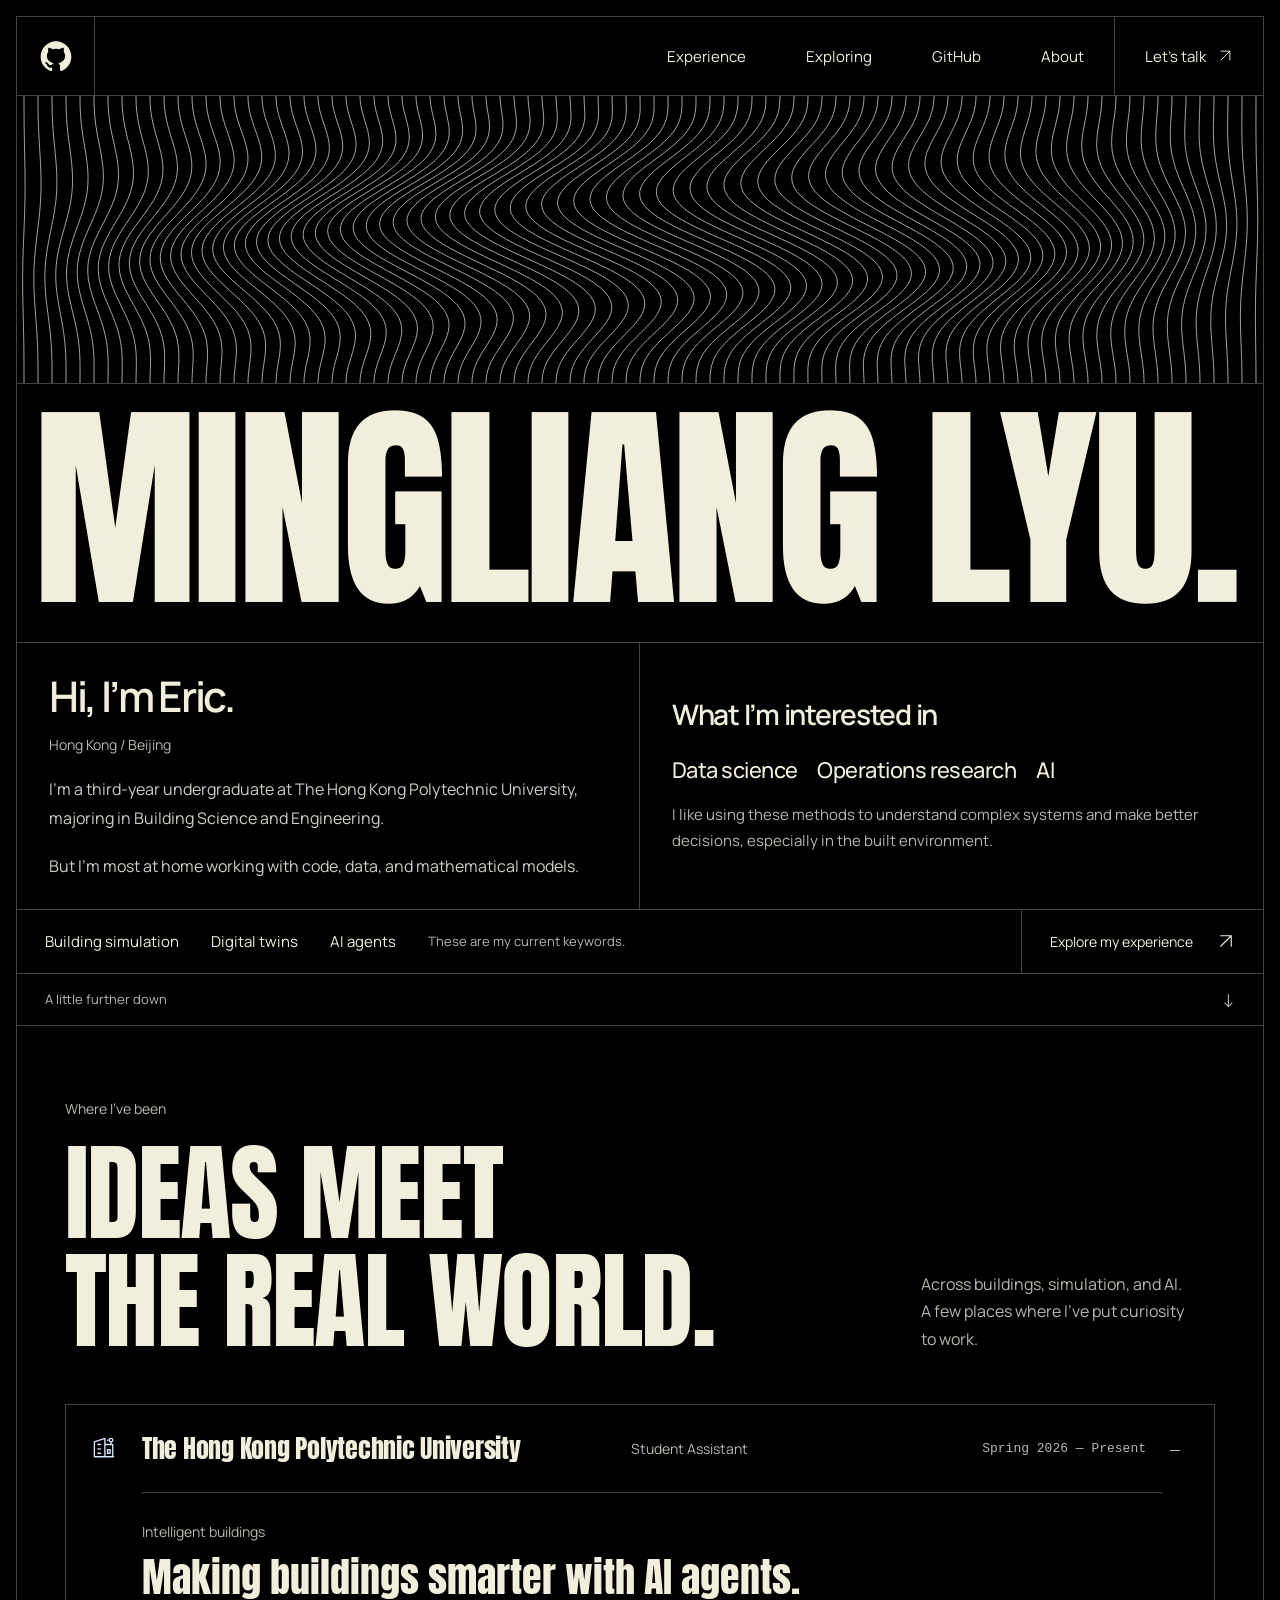
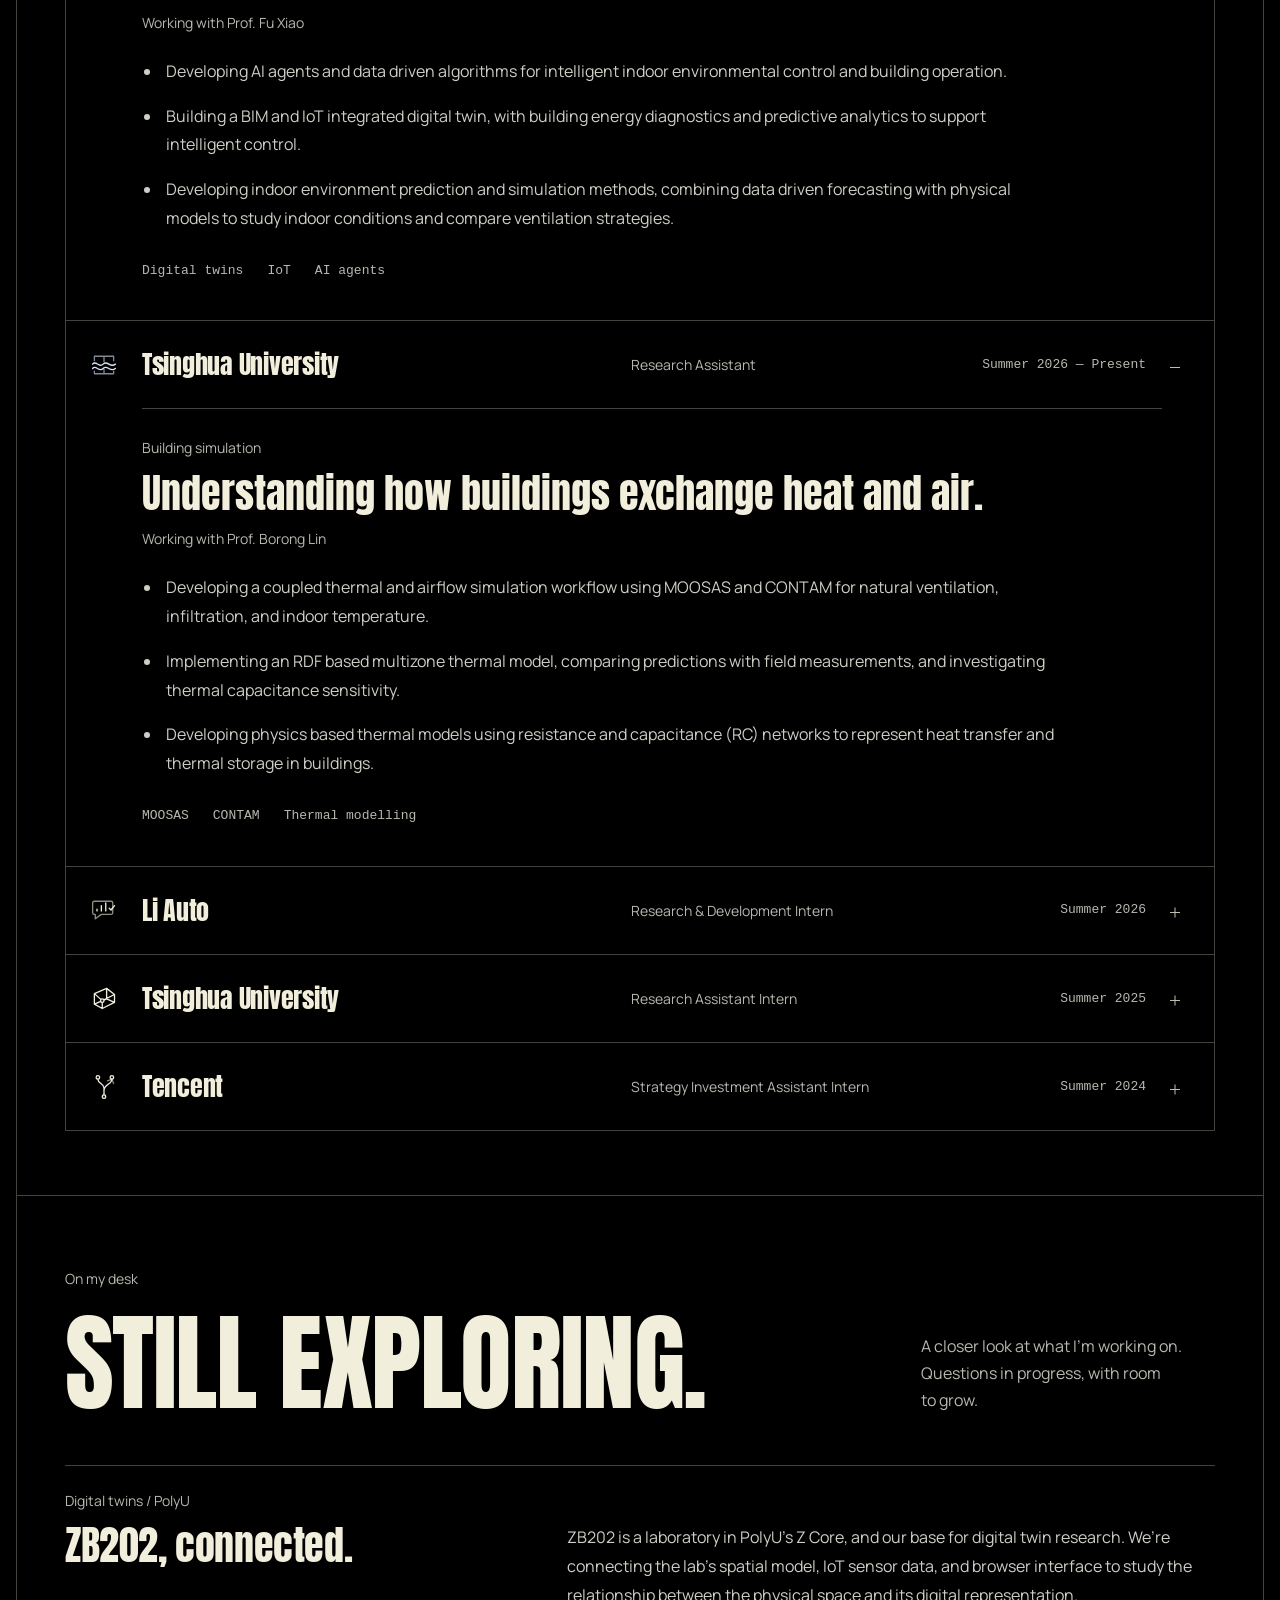
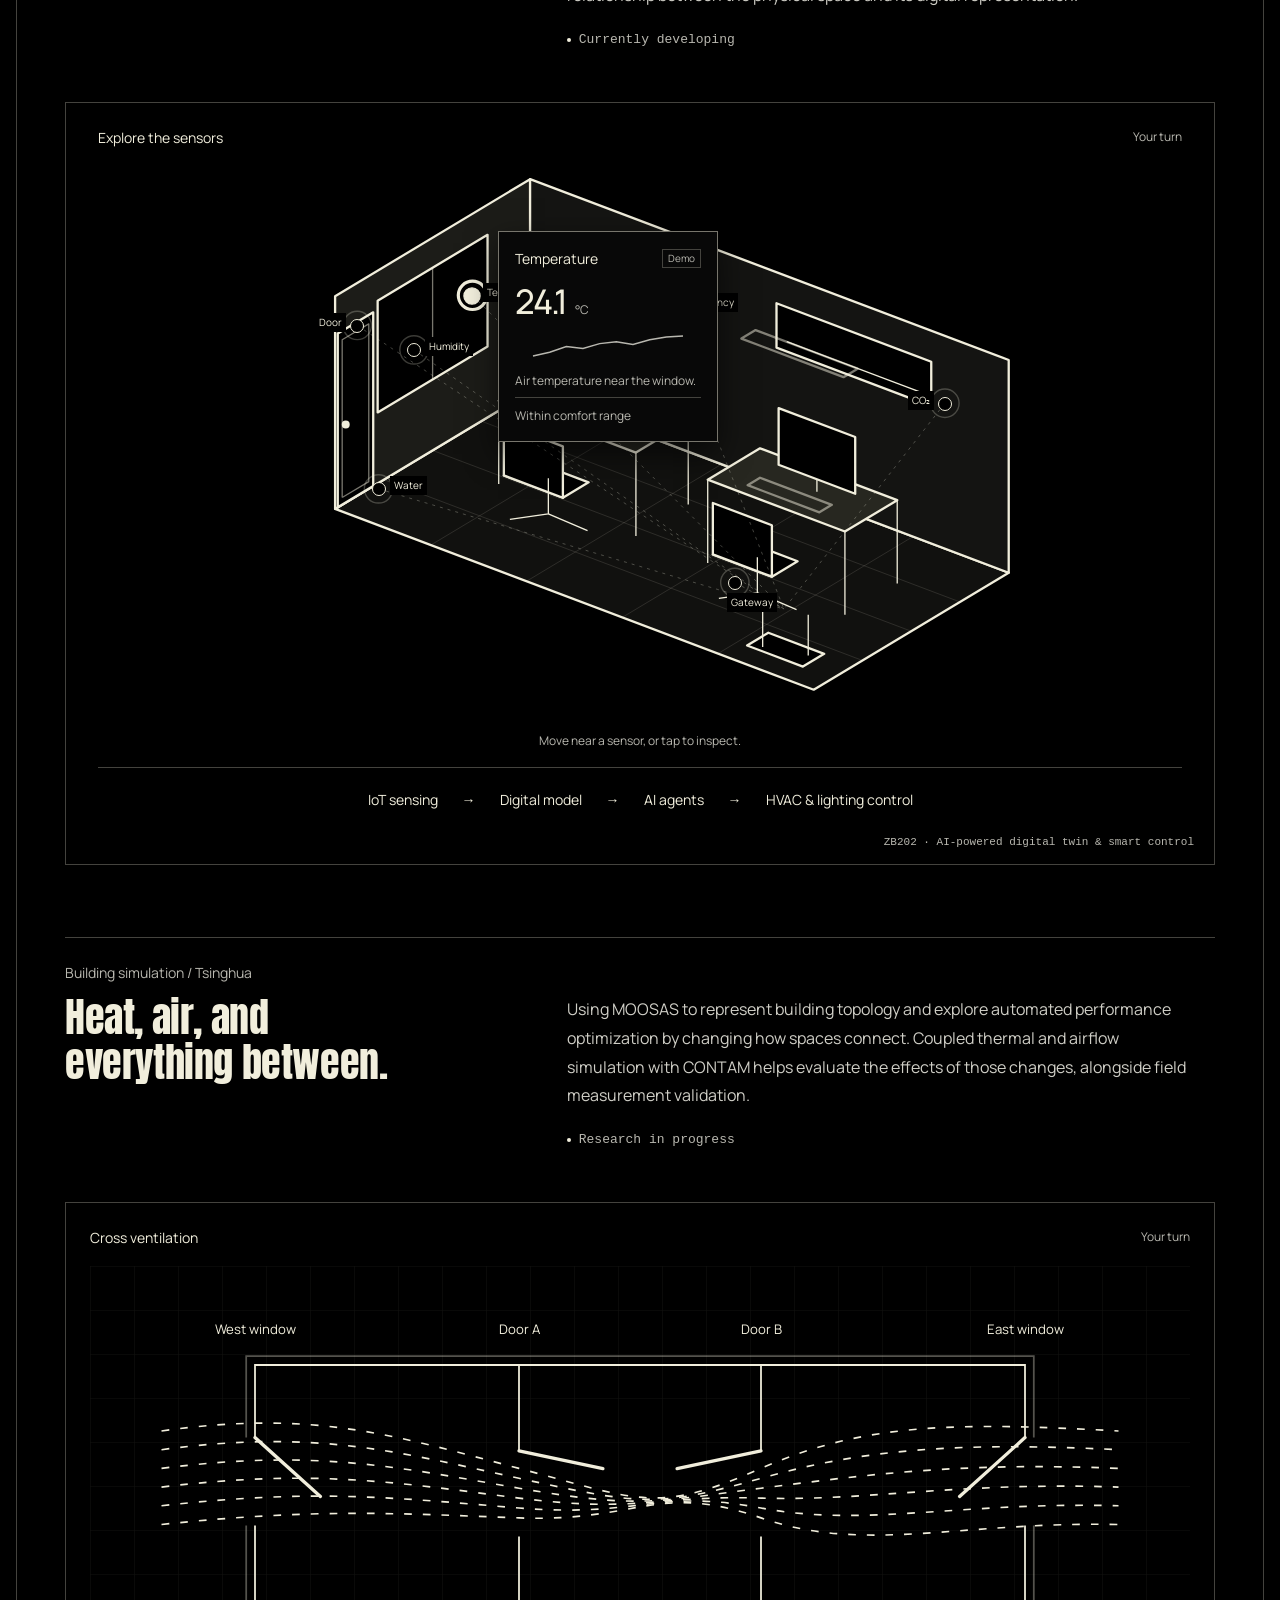
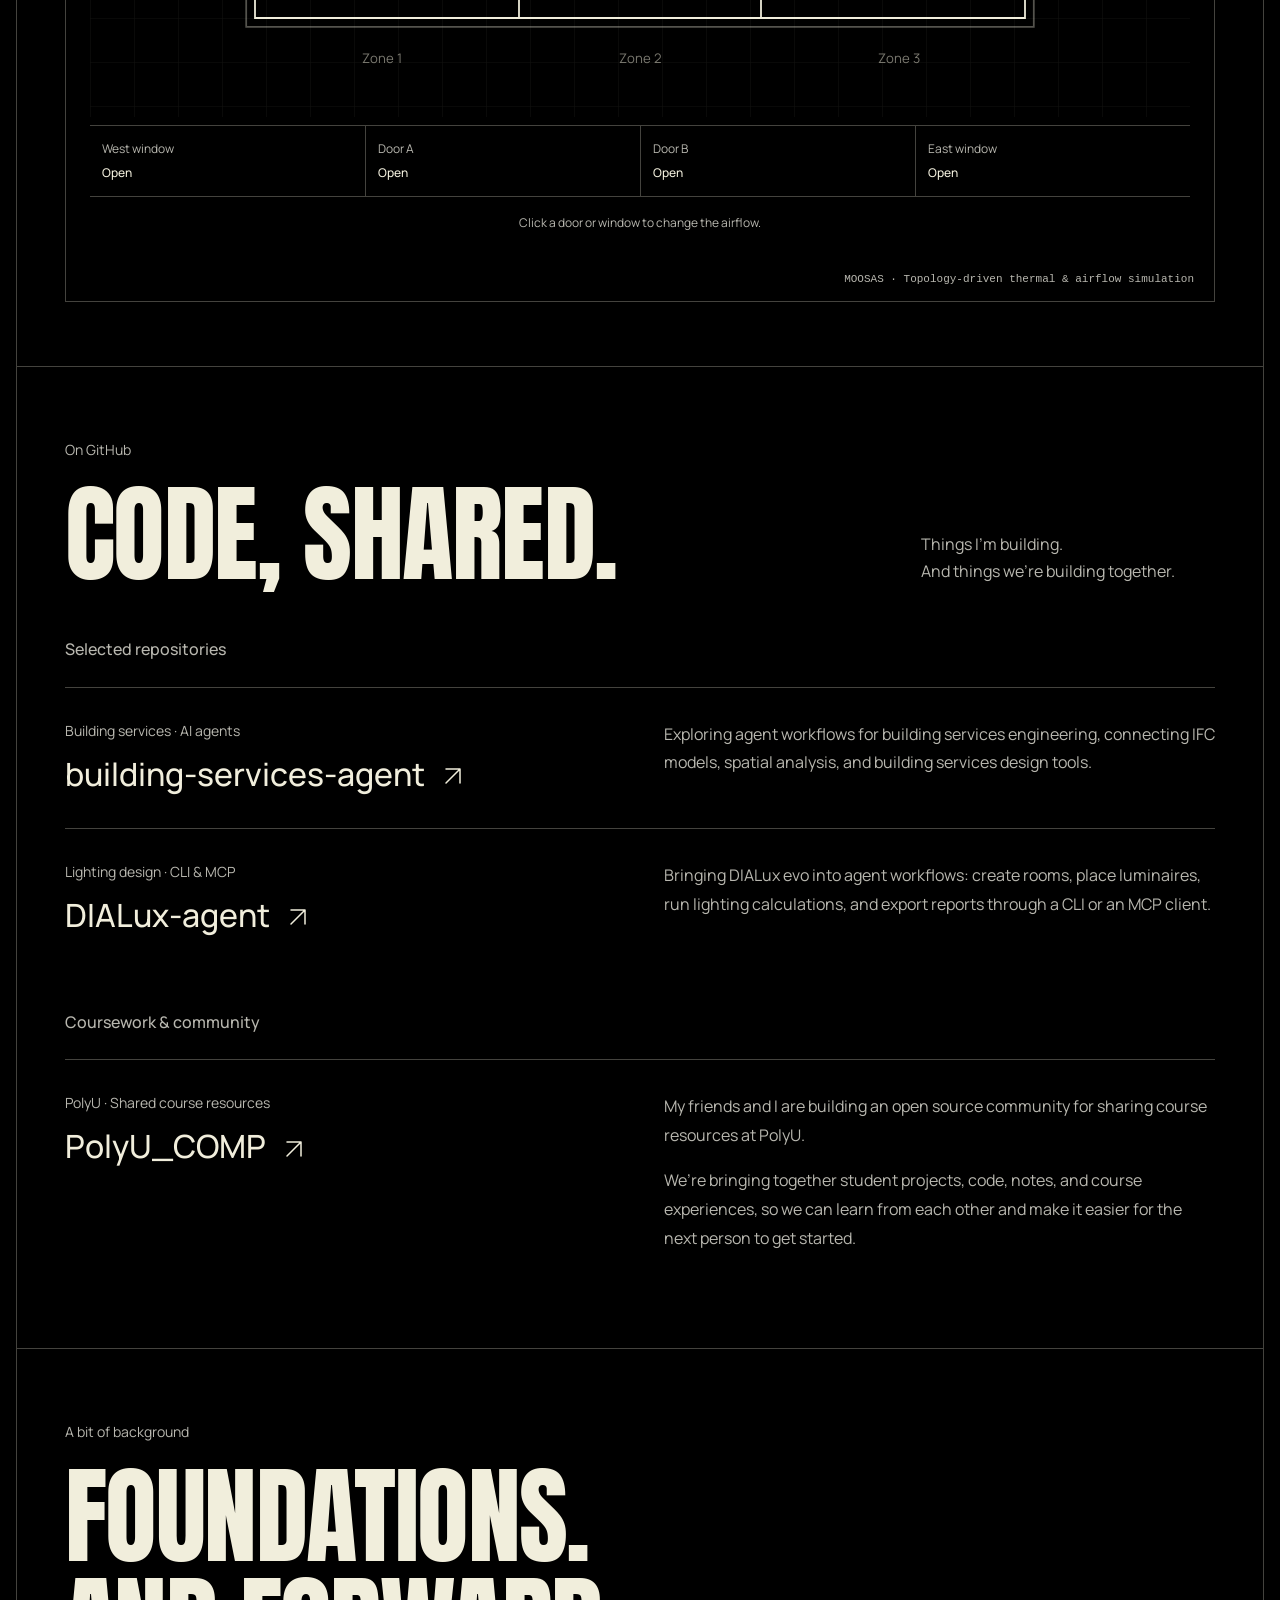
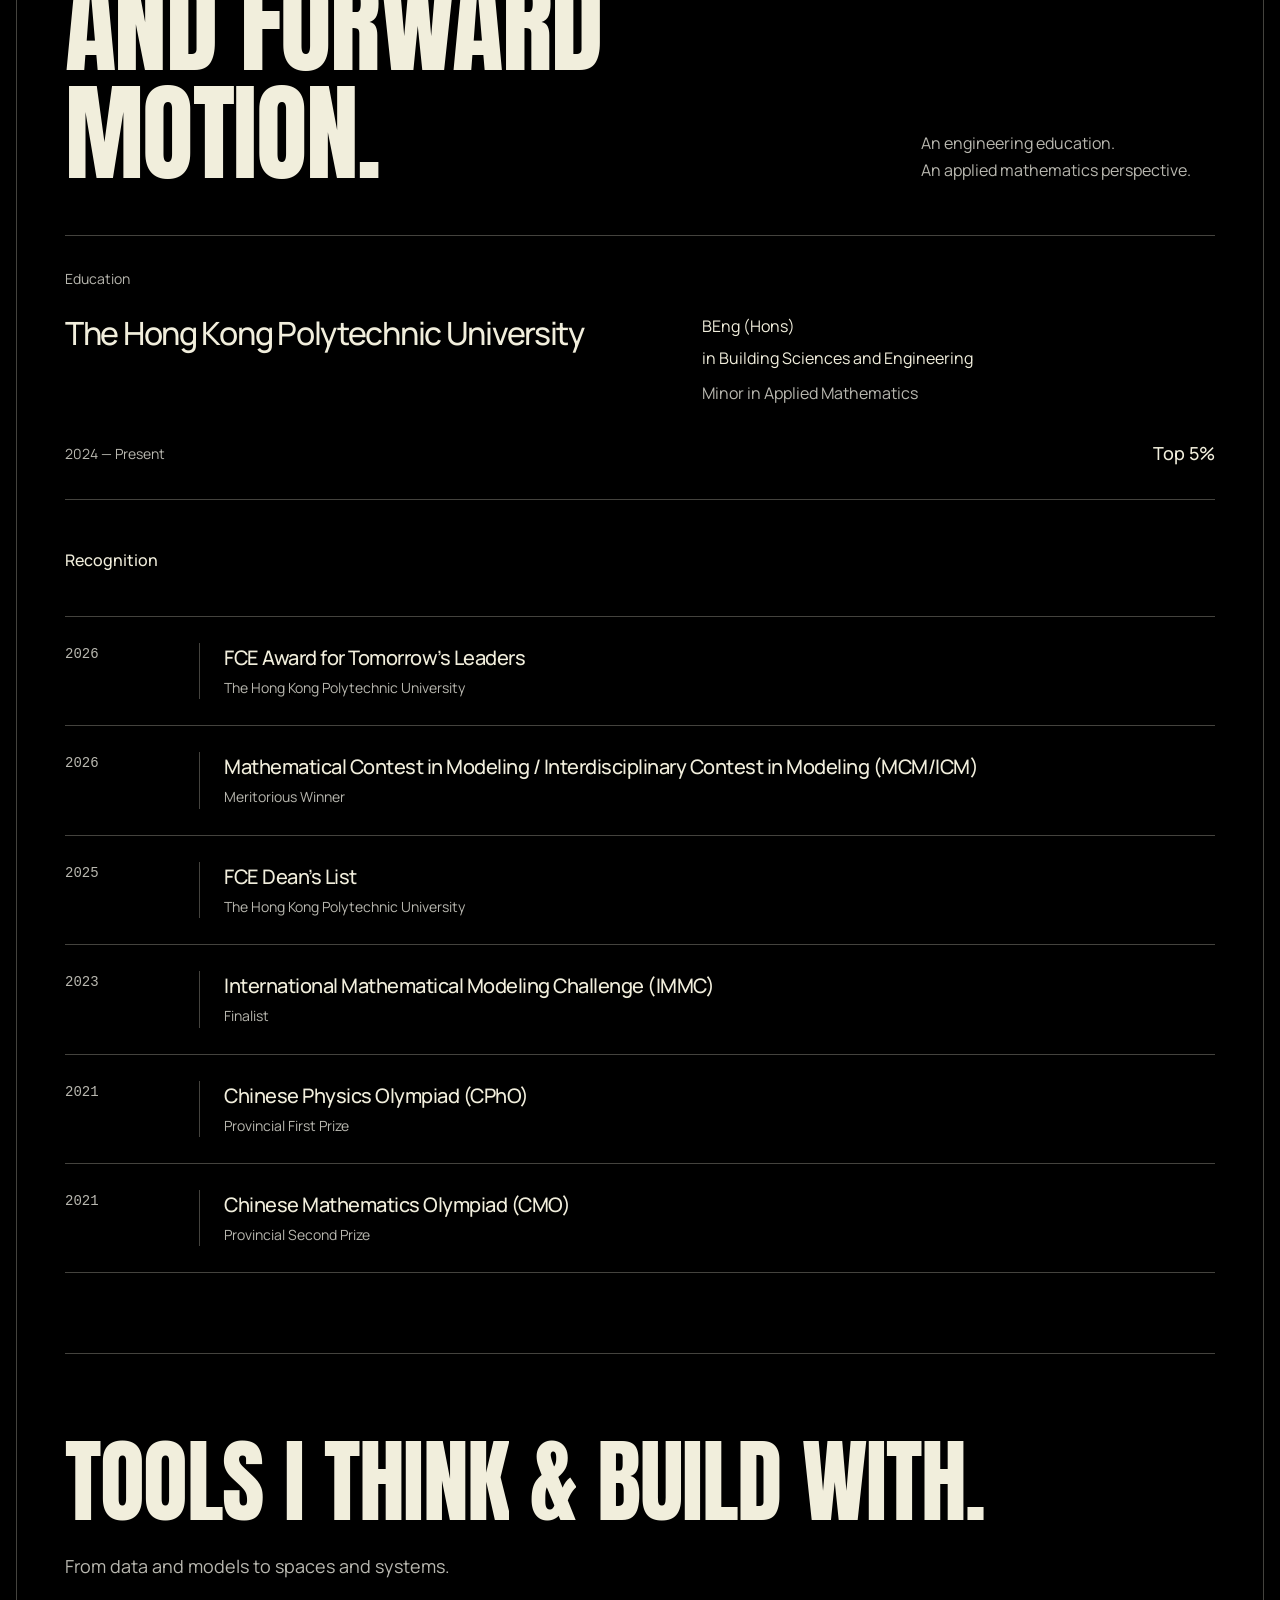
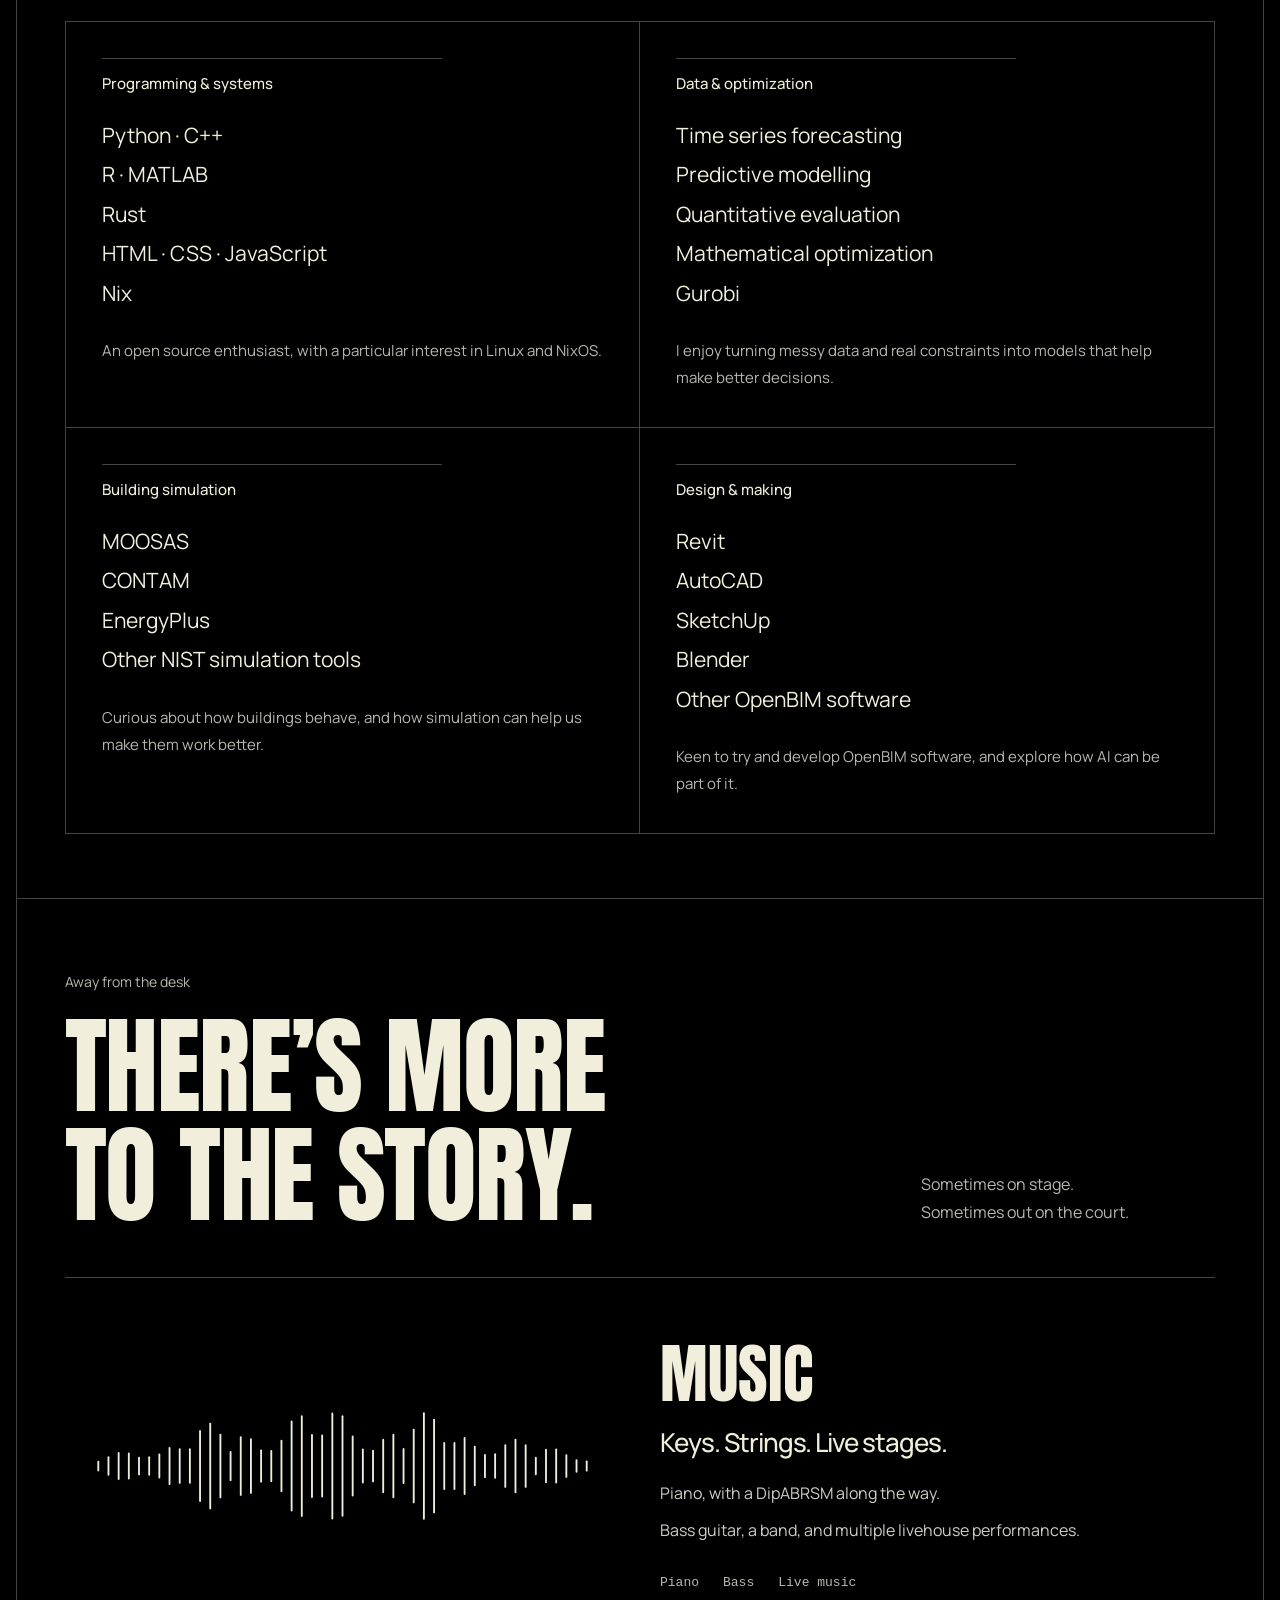
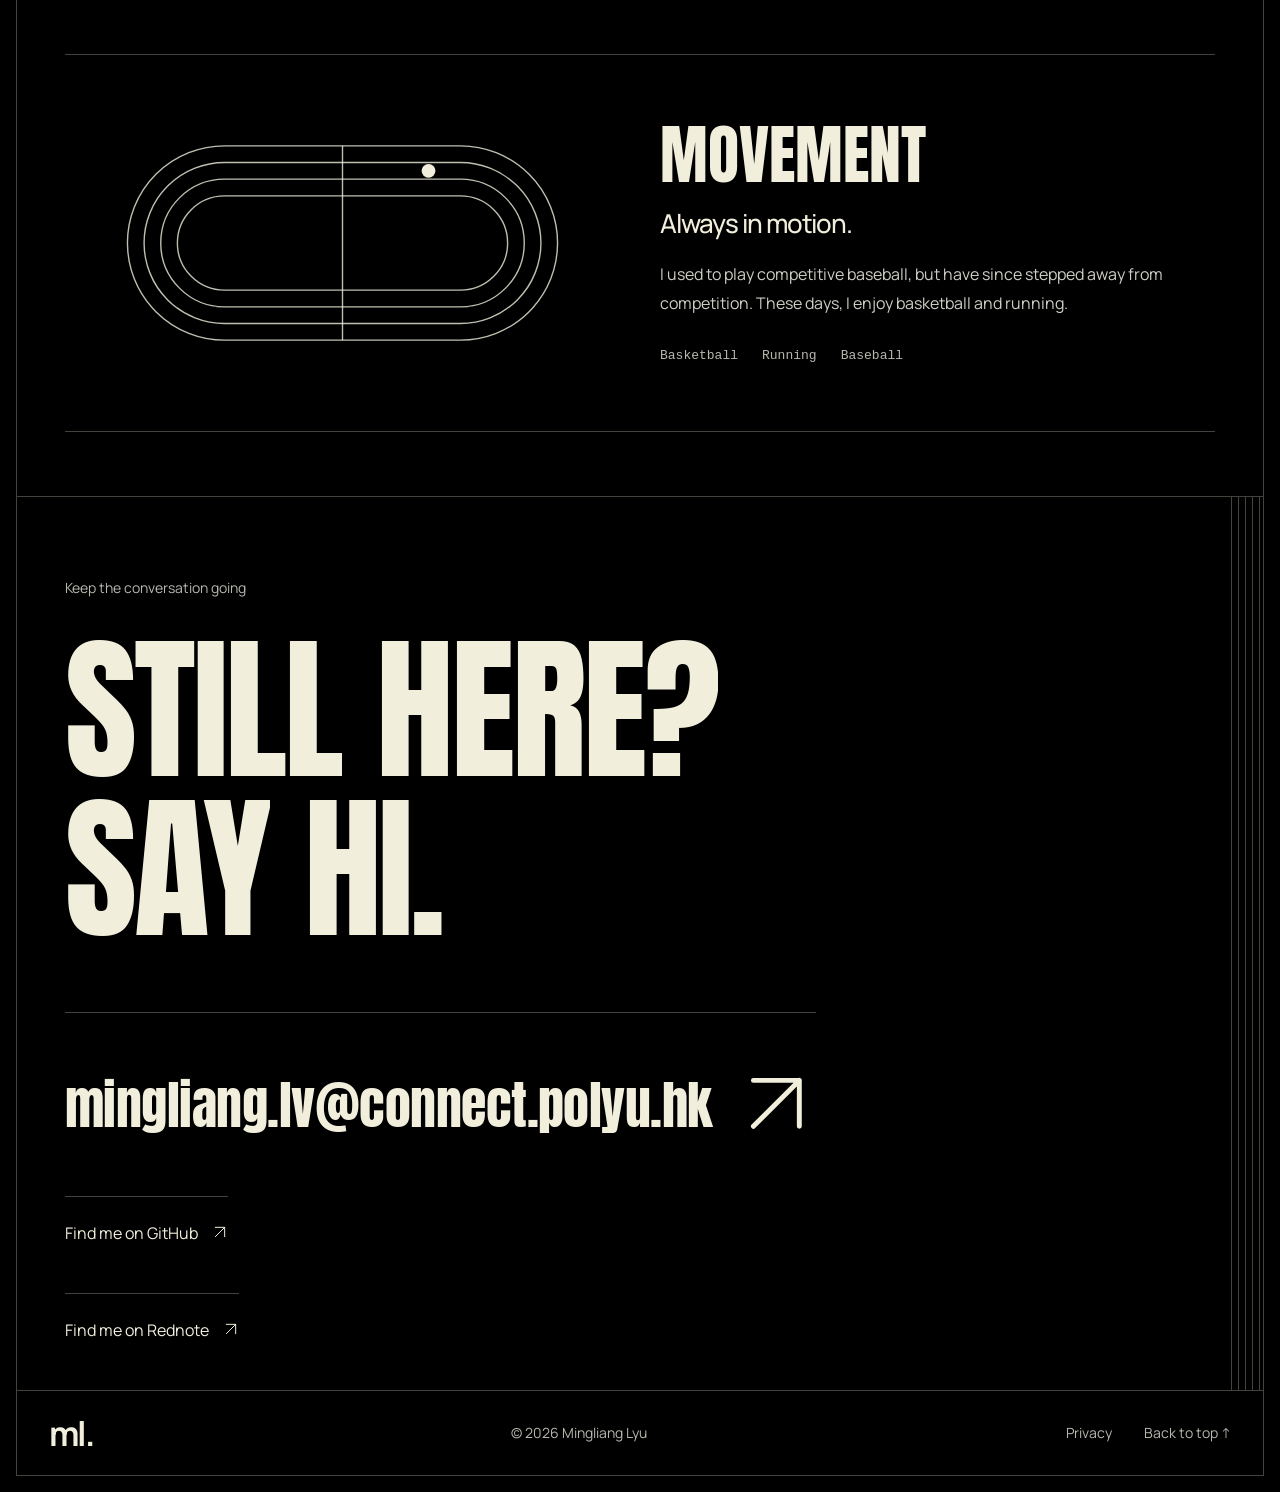
<file: index.html>
<!DOCTYPE html><html lang="en"><head><meta charset="UTF-8"><meta name="viewport" content="width=device-width, initial-scale=1"><meta name="theme-color" content="#000000"><title>Mingliang Lyu — Intelligence in the built world</title><meta name="description" content="Mingliang Lyu explores data science, operations research, building simulation, digital twins, and AI agents. Based between Hong Kong and Beijing."><link rel="icon" type="image/svg+xml" href="/favicon.svg"><link rel="canonical" href="https://lyuml.github.io/"><meta property="og:type" content="website"><meta property="og:title" content="Mingliang Lyu — Intelligence in the built world"><meta property="og:description" content="Mingliang Lyu explores data science, operations research, building simulation, digital twins, and AI agents. Based between Hong Kong and Beijing."><meta property="og:image" content="https://lyuml.github.io/social.png"><meta property="og:url" content="https://lyuml.github.io/"><meta name="twitter:card" content="summary_large_image"><meta name="twitter:title" content="Mingliang Lyu — Intelligence in the built world"><meta name="twitter:description" content="Mingliang Lyu explores data science, operations research, building simulation, digital twins, and AI agents. Based between Hong Kong and Beijing."><meta name="twitter:image" content="https://lyuml.github.io/social.png"><link rel="stylesheet" href="/_astro/Layout.Dg68YiV0.css"><link rel="stylesheet" href="/_astro/index.DdscIQQW.css"></head><body class="kinetic"><a class="skip-link" href="#main">Skip to content</a><div class="reading-progress" aria-hidden="true"></div><header class="site-header"><a class="wordmark github-profile" style="--github-mark:url(/github-mark.svg)" href="https://github.com/LYUml" target="_blank" rel="noopener noreferrer" aria-label="Mingliang Lyu on GitHub" title="GitHub · LYUml"><span class="github-profile-icon" aria-hidden="true"></span></a><nav aria-label="Main navigation"><button class="menu-toggle" aria-expanded="false" aria-controls="nav-links"><span></span><span></span><span class="sr-only">Toggle navigation</span></button><div id="nav-links" class="nav-links"><a href="#experience">Experience</a><a href="#exploring">Exploring</a><a href="#github">GitHub</a><a href="#about">About</a><a href="#contact" class="nav-contact">Let’s talk <span aria-hidden="true"><svg class="arrow-up-right" viewBox="0 0 24 24" fill="none" stroke="currentColor" stroke-width="1.5" stroke-linecap="round" stroke-linejoin="round" aria-hidden="true" focusable="false"><path d="M5 19L19 5M5 5h14v14"></path></svg></span></a></div></nav></header><main id="main"><section id="home" class="hero section"><div class="hero-field"><div class="line-field" aria-hidden="true"><svg class="field-fallback" viewBox="0 0 1440 400" preserveAspectRatio="none" fill="none"><path d="M8 0 C8 110 8 100 8 200 S8 290 8 400" stroke="currentColor" stroke-width=".8"></path><path d="M24 0 C24 110 29.752227148672706 100 29.752227148672706 200 S18.247772851327294 290 24 400" stroke="currentColor" stroke-width=".8"></path><path d="M40 0 C40 110 51.457892699252746 100 51.457892699252746 200 S28.542107300747254 290 40 400" stroke="currentColor" stroke-width=".8"></path><path d="M56 0 C56 110 73.0708119480852 100 73.0708119480852 200 S38.92918805191481 290 56 400" stroke="currentColor" stroke-width=".8"></path><path d="M72 0 C72 110 94.54555092960575 100 94.54555092960575 200 S49.45444907039425 290 72 400" stroke="currentColor" stroke-width=".8"></path><path d="M88 0 C88 110 115.83779418311873 100 115.83779418311873 200 S60.16220581688127 290 88 400" stroke="currentColor" stroke-width=".8"></path><path d="M104 0 C104 110 136.90470346579923 100 136.90470346579923 200 S71.09529653420076 290 104 400" stroke="currentColor" stroke-width=".8"></path><path d="M120 0 C120 110 157.70526450830525 100 157.70526450830525 200 S82.29473549169475 290 120 400" stroke="currentColor" stroke-width=".8"></path><path d="M136 0 C136 110 178.2006190061743 100 178.2006190061743 200 S93.79938099382572 290 136 400" stroke="currentColor" stroke-width=".8"></path><path d="M152 0 C152 110 198.35437915968913 100 198.35437915968913 200 S105.64562084031088 290 152 400" stroke="currentColor" stroke-width=".8"></path><path d="M168 0 C168 110 218.13292221615893 100 218.13292221615893 200 S117.86707778384107 290 168 400" stroke="currentColor" stroke-width=".8"></path><path d="M184 0 C184 110 237.5056626304333 100 237.5056626304333 200 S130.4943373695667 290 184 400" stroke="currentColor" stroke-width=".8"></path><path d="M200 0 C200 110 256.4452996406366 100 256.4452996406366 200 S143.55470035936335 290 200 400" stroke="currentColor" stroke-width=".8"></path><path d="M216 0 C216 110 274.9280382551127 100 274.9280382551127 200 S157.07196174488732 290 216 400" stroke="currentColor" stroke-width=".8"></path><path d="M232 0 C232 110 292.933781861793 100 292.933781861793 200 S171.06621813820698 290 232 400" stroke="currentColor" stroke-width=".8"></path><path d="M248 0 C248 110 310.4462949009062 100 310.4462949009062 200 S185.5537050990938 290 248 400" stroke="currentColor" stroke-width=".8"></path><path d="M264 0 C264 110 327.45333428426795 100 327.45333428426795 200 S200.54666571573208 290 264 400" stroke="currentColor" stroke-width=".8"></path><path d="M280 0 C280 110 343.9467484973745 100 343.9467484973745 200 S216.05325150262553 290 280 400" stroke="currentColor" stroke-width=".8"></path><path d="M296 0 C296 110 359.9225435821135 100 359.9225435821135 200 S232.07745641788645 290 296 400" stroke="currentColor" stroke-width=".8"></path><path d="M312 0 C312 110 375.3809154659941 100 375.3809154659941 200 S248.61908453400588 290 312 400" stroke="currentColor" stroke-width=".8"></path><path d="M328 0 C328 110 390.3262483762045 100 390.3262483762045 200 S265.6737516237955 290 328 400" stroke="currentColor" stroke-width=".8"></path><path d="M344 0 C344 110 404.76707935133635 100 404.76707935133635 200 S283.23292064866365 290 344 400" stroke="currentColor" stroke-width=".8"></path><path d="M360 0 C360 110 418.7160291380358 100 418.7160291380358 200 S301.2839708619642 290 360 400" stroke="currentColor" stroke-width=".8"></path><path d="M376 0 C376 110 432.189700031941 100 432.189700031941 200 S319.810299968059 290 376 400" stroke="currentColor" stroke-width=".8"></path><path d="M392 0 C392 110 445.20854148983574 100 445.20854148983574 200 S338.79145851016426 290 392 400" stroke="currentColor" stroke-width=".8"></path><path d="M408 0 C408 110 457.79668460082695 100 457.79668460082695 200 S358.20331539917305 290 408 400" stroke="currentColor" stroke-width=".8"></path><path d="M424 0 C424 110 469.98174675642406 100 469.98174675642406 200 S378.01825324357594 290 424 400" stroke="currentColor" stroke-width=".8"></path><path d="M440 0 C440 110 481.79460810062494 100 481.79460810062494 200 S398.20539189937506 290 440 400" stroke="currentColor" stroke-width=".8"></path><path d="M456 0 C456 110 493.2691615695412 100 493.2691615695412 200 S418.7308384304588 290 456 400" stroke="currentColor" stroke-width=".8"></path><path d="M472 0 C472 110 504.4420385438754 100 504.4420385438754 200 S439.5579614561246 290 472 400" stroke="currentColor" stroke-width=".8"></path><path d="M488 0 C488 110 515.3523123349652 100 515.3523123349652 200 S460.6476876650349 290 488 400" stroke="currentColor" stroke-width=".8"></path><path d="M504 0 C504 110 526.041181904537 100 526.041181904537 200 S481.958818095463 290 504 400" stroke="currentColor" stroke-width=".8"></path><path d="M520 0 C520 110 536.551638378311 100 536.551638378311 200 S503.4483616216889 290 520 400" stroke="currentColor" stroke-width=".8"></path><path d="M536 0 C536 110 546.9281170528733 100 546.9281170528733 200 S525.0718829471267 290 536 400" stroke="currentColor" stroke-width=".8"></path><path d="M552 0 C552 110 557.2161377126572 100 557.2161377126572 200 S546.7838622873428 290 552 400" stroke="currentColor" stroke-width=".8"></path><path d="M568 0 C568 110 567.4619361685025 100 567.4619361685025 200 S568.5380638314975 290 568 400" stroke="currentColor" stroke-width=".8"></path><path d="M584 0 C584 110 577.7120900003131 100 577.7120900003131 200 S590.2879099996869 290 584 400" stroke="currentColor" stroke-width=".8"></path><path d="M600 0 C600 110 588.0131415332542 100 588.0131415332542 200 S611.9868584667458 290 600 400" stroke="currentColor" stroke-width=".8"></path><path d="M616 0 C616 110 598.4112210993201 100 598.4112210993201 200 S633.5887789006799 290 616 400" stroke="currentColor" stroke-width=".8"></path><path d="M632 0 C632 110 608.951673633794 100 608.951673633794 200 S655.048326366206 290 632 400" stroke="currentColor" stroke-width=".8"></path><path d="M648 0 C648 110 619.6786916291295 100 619.6786916291295 200 S676.3213083708705 290 648 400" stroke="currentColor" stroke-width=".8"></path><path d="M664 0 C664 110 630.634957417318 100 630.634957417318 200 S697.365042582682 290 664 400" stroke="currentColor" stroke-width=".8"></path><path d="M680 0 C680 110 641.8612976763031 100 641.8612976763031 200 S718.1387023236969 290 680 400" stroke="currentColor" stroke-width=".8"></path><path d="M696 0 C696 110 653.3963529570484 100 653.3963529570484 200 S738.6036470429516 290 696 400" stroke="currentColor" stroke-width=".8"></path><path d="M712 0 C712 110 665.2762649062848 100 665.2762649062848 200 S758.7237350937152 290 712 400" stroke="currentColor" stroke-width=".8"></path><path d="M728 0 C728 110 677.5343837167235 100 677.5343837167235 200 S778.4656162832765 290 728 400" stroke="currentColor" stroke-width=".8"></path><path d="M744 0 C744 110 690.2009981727875 100 690.2009981727875 200 S797.7990018272125 290 744 400" stroke="currentColor" stroke-width=".8"></path><path d="M760 0 C760 110 703.3030904770175 100 703.3030904770175 200 S816.6969095229825 290 760 400" stroke="currentColor" stroke-width=".8"></path><path d="M776 0 C776 110 716.8641178417159 100 716.8641178417159 200 S835.1358821582841 290 776 400" stroke="currentColor" stroke-width=".8"></path><path d="M792 0 C792 110 730.9038226137461 100 730.9038226137461 200 S853.0961773862539 290 792 400" stroke="currentColor" stroke-width=".8"></path><path d="M808 0 C808 110 745.4380724694338 100 745.4380724694338 200 S870.5619275305662 290 808 400" stroke="currentColor" stroke-width=".8"></path><path d="M824 0 C824 110 760.4787319731223 100 760.4787319731223 200 S887.5212680268777 290 824 400" stroke="currentColor" stroke-width=".8"></path><path d="M840 0 C840 110 776.0335665390538 100 776.0335665390538 200 S903.9664334609462 290 840 400" stroke="currentColor" stroke-width=".8"></path><path d="M856 0 C856 110 792.1061795739593 100 792.1061795739593 200 S919.8938204260407 290 856 400" stroke="currentColor" stroke-width=".8"></path><path d="M872 0 C872 110 808.6959833091603 100 808.6959833091603 200 S935.3040166908397 290 872 400" stroke="currentColor" stroke-width=".8"></path><path d="M888 0 C888 110 825.7982035582835 100 825.7982035582835 200 S950.2017964417165 290 888 400" stroke="currentColor" stroke-width=".8"></path><path d="M904 0 C904 110 843.403918362073 100 843.403918362073 200 S964.596081637927 290 904 400" stroke="currentColor" stroke-width=".8"></path><path d="M920 0 C920 110 861.500130207494 100 861.500130207494 200 S978.499869792506 290 920 400" stroke="currentColor" stroke-width=".8"></path><path d="M936 0 C936 110 880.0698712365426 100 880.0698712365426 200 S991.9301287634574 290 936 400" stroke="currentColor" stroke-width=".8"></path><path d="M952 0 C952 110 899.0923405931496 100 899.0923405931496 200 S1004.9076594068504 290 952 400" stroke="currentColor" stroke-width=".8"></path><path d="M968 0 C968 110 918.5430727964168 100 918.5430727964168 200 S1017.4569272035832 290 968 400" stroke="currentColor" stroke-width=".8"></path><path d="M984 0 C984 110 938.3941357772825 100 938.3941357772825 200 S1029.6058642227176 290 984 400" stroke="currentColor" stroke-width=".8"></path><path d="M1000 0 C1000 110 958.6143569756042 100 958.6143569756042 200 S1041.3856430243957 290 1000 400" stroke="currentColor" stroke-width=".8"></path><path d="M1016 0 C1016 110 979.1695756675061 100 979.1695756675061 200 S1052.830424332494 290 1016 400" stroke="currentColor" stroke-width=".8"></path><path d="M1032 0 C1032 110 1000.0229194805182 100 1000.0229194805182 200 S1063.9770805194817 290 1032 400" stroke="currentColor" stroke-width=".8"></path><path d="M1048 0 C1048 110 1021.135102858249 100 1021.135102858249 200 S1074.864897141751 290 1048 400" stroke="currentColor" stroke-width=".8"></path><path d="M1064 0 C1064 110 1042.4647450586556 100 1042.4647450586556 200 S1085.5352549413444 290 1064 400" stroke="currentColor" stroke-width=".8"></path><path d="M1080 0 C1080 110 1063.9687051118672 100 1063.9687051118672 200 S1096.0312948881328 290 1080 400" stroke="currentColor" stroke-width=".8"></path><path d="M1096 0 C1096 110 1085.60243102623 100 1085.60243102623 200 S1106.39756897377 290 1096 400" stroke="currentColor" stroke-width=".8"></path><path d="M1112 0 C1112 110 1107.3203204159192 100 1107.3203204159192 200 S1116.6796795840808 290 1112 400" stroke="currentColor" stroke-width=".8"></path><path d="M1128 0 C1128 110 1129.0760896309985 100 1129.0760896309985 200 S1126.9239103690015 290 1128 400" stroke="currentColor" stroke-width=".8"></path><path d="M1144 0 C1144 110 1150.8231484019982 100 1150.8231484019982 200 S1137.1768515980018 290 1144 400" stroke="currentColor" stroke-width=".8"></path><path d="M1160 0 C1160 110 1172.5149769664347 100 1172.5149769664347 200 S1147.4850230335653 290 1160 400" stroke="currentColor" stroke-width=".8"></path><path d="M1176 0 C1176 110 1194.1055026246074 100 1194.1055026246074 200 S1157.8944973753926 290 1176 400" stroke="currentColor" stroke-width=".8"></path><path d="M1192 0 C1192 110 1215.5494726766326 100 1215.5494726766326 200 S1168.4505273233674 290 1192 400" stroke="currentColor" stroke-width=".8"></path><path d="M1208 0 C1208 110 1236.8028207219595 100 1236.8028207219595 200 S1179.1971792780405 290 1208 400" stroke="currentColor" stroke-width=".8"></path><path d="M1224 0 C1224 110 1257.8230233563477 100 1257.8230233563477 200 S1190.1769766436523 290 1224 400" stroke="currentColor" stroke-width=".8"></path><path d="M1240 0 C1240 110 1278.5694443790062 100 1278.5694443790062 200 S1201.4305556209938 290 1240 400" stroke="currentColor" stroke-width=".8"></path><path d="M1256 0 C1256 110 1299.003663723703 100 1299.003663723703 200 S1212.996336276297 290 1256 400" stroke="currentColor" stroke-width=".8"></path><path d="M1272 0 C1272 110 1319.0897884512956 100 1319.0897884512956 200 S1224.9102115487044 290 1272 400" stroke="currentColor" stroke-width=".8"></path><path d="M1288 0 C1288 110 1338.7947432863457 100 1338.7947432863457 200 S1237.2052567136543 290 1288 400" stroke="currentColor" stroke-width=".8"></path><path d="M1304 0 C1304 110 1358.0885383460618 100 1358.0885383460618 200 S1249.9114616539382 290 1304 400" stroke="currentColor" stroke-width=".8"></path><path d="M1320 0 C1320 110 1376.944511894423 100 1376.944511894423 200 S1263.055488105577 290 1320 400" stroke="currentColor" stroke-width=".8"></path><path d="M1336 0 C1336 110 1395.3395461565074 100 1395.3395461565074 200 S1276.6604538434926 290 1336 400" stroke="currentColor" stroke-width=".8"></path><path d="M1352 0 C1352 110 1413.2542544461066 100 1413.2542544461066 200 S1290.7457455538934 290 1352 400" stroke="currentColor" stroke-width=".8"></path><path d="M1368 0 C1368 110 1430.6731380919168 100 1430.6731380919168 200 S1305.3268619080832 290 1368 400" stroke="currentColor" stroke-width=".8"></path><path d="M1384 0 C1384 110 1447.5847118920585 100 1447.5847118920585 200 S1320.4152881079415 290 1384 400" stroke="currentColor" stroke-width=".8"></path><path d="M1400 0 C1400 110 1463.9815970814352 100 1463.9815970814352 200 S1336.0184029185648 290 1400 400" stroke="currentColor" stroke-width=".8"></path><path d="M1416 0 C1416 110 1479.8605810593967 100 1479.8605810593967 200 S1352.1394189406033 290 1416 400" stroke="currentColor" stroke-width=".8"></path></svg><canvas class="field-canvas"></canvas></div></div><div class="hero-name-band"><h1 aria-label="Mingliang Lyu">Mingliang Lyu<span class="name-dot">.</span></h1></div><div class="hero-introduction"><div class="hero-personal"><p class="name-note">Hi, I’m Eric.</p><p class="personal-location">Hong Kong / Beijing</p><p class="personal-description">I’m a third-year undergraduate at The Hong Kong Polytechnic University, majoring in Building Science and Engineering.</p><p class="personal-description">But I’m most at home working with code, data, and mathematical models.</p></div><div class="hero-direction"><h2>What I’m interested in</h2><p class="interest-fields"><span>Data science</span><span>Operations research</span><span>AI</span></p><p class="hero-description">I like using these methods to understand complex systems and make better decisions, especially in the built environment.</p></div></div><div class="hero-bottom"><p class="hero-note hero-topics"><span>Building simulation</span><span>Digital twins</span><span>AI agents</span><span class="topics-note">These are my current keywords.</span></p><a class="button" href="#experience">Explore my experience <span aria-hidden="true"><svg class="arrow-up-right" viewBox="0 0 24 24" fill="none" stroke="currentColor" stroke-width="1.5" stroke-linecap="round" stroke-linejoin="round" aria-hidden="true" focusable="false"><path d="M5 19L19 5M5 5h14v14"></path></svg></span></a></div><a href="#experience" class="scroll-link">A little further down <span aria-hidden="true">↓</span></a></section><section id="experience" class="section experience-section"><div class="section-heading reveal"><div><p class="eyebrow">Where I’ve been</p><h2>Ideas meet<br>the real world.</h2></div><p class="section-description">Across buildings, simulation, and AI.<br>A few places where I’ve put curiosity to work.</p></div><div class="experience-list"><details class="experience reveal" open><summary><span class="org-mark" aria-hidden="true"><svg viewBox="0 0 32 32" fill="none" stroke="currentColor" stroke-width="1.5" stroke-linecap="round" stroke-linejoin="round" focusable="false"><path d="M5 26V9l12-4v21M5 26h22M17 12h9v14M9 12h3m-3 5h3m-3 5h3"></path><path d="M20 18h3v4h-3z"></path><circle cx="24" cy="7" r="2"></circle><path d="M20 7h2m2 2v3"></path></svg></span><span class="experience-title"><span class="org-name">The Hong Kong Polytechnic University</span><span class="role">Student Assistant</span></span><span class="experience-time">Spring 2026 — Present</span><span class="expand-icon" aria-hidden="true"></span></summary><div class="experience-body"><span class="work-category">Intelligent buildings</span><h3>Making buildings smarter with AI agents.</h3><p class="supervisor">Working with Prof. Fu Xiao</p><ul><li>Developing AI agents and data driven algorithms for intelligent indoor environmental control and building operation.</li><li>Building a BIM and IoT integrated digital twin, with building energy diagnostics and predictive analytics to support intelligent control.</li><li>Developing indoor environment prediction and simulation methods, combining data driven forecasting with physical models to study indoor conditions and compare ventilation strategies.</li></ul><div class="tags"><span>Digital twins</span><span>IoT</span><span>AI agents</span></div></div></details><details class="experience reveal" open><summary><span class="org-mark" aria-hidden="true"><svg viewBox="0 0 32 32" fill="none" stroke="currentColor" stroke-width="1.5" stroke-linecap="round" stroke-linejoin="round" focusable="false"><path d="M5 11V6h22v5M5 23v3h22v-3M16 6v6m0 9v5" opacity=".6"></path><path d="M3 15c4-5 7 5 12 0s8 5 14 0M3 20c4-5 7 5 12 0s8 5 14 0"></path></svg></span><span class="experience-title"><span class="org-name">Tsinghua University</span><span class="role">Research Assistant</span></span><span class="experience-time">Summer 2026 — Present</span><span class="expand-icon" aria-hidden="true"></span></summary><div class="experience-body"><span class="work-category">Building simulation</span><h3>Understanding how buildings exchange heat and air.</h3><p class="supervisor">Working with Prof. Borong Lin</p><ul><li>Developing a coupled thermal and airflow simulation workflow using MOOSAS and CONTAM for natural ventilation, infiltration, and indoor temperature.</li><li>Implementing an RDF based multizone thermal model, comparing predictions with field measurements, and investigating thermal capacitance sensitivity.</li><li>Developing physics based thermal models using resistance and capacitance (RC) networks to represent heat transfer and thermal storage in buildings.</li></ul><div class="tags"><span>MOOSAS</span><span>CONTAM</span><span>Thermal modelling</span></div></div></details><details class="experience reveal"><summary><span class="org-mark" aria-hidden="true"><svg viewBox="0 0 32 32" fill="none" stroke="currentColor" stroke-width="1.5" stroke-linecap="round" stroke-linejoin="round" focusable="false"><path d="M5 6h19a2 2 0 0 1 2 2v11a2 2 0 0 1-2 2H13l-7 5v-5H5a2 2 0 0 1-2-2V8a2 2 0 0 1 2-2z" opacity=".6"></path><path d="M8 15v2m5-6v6m5-9v9m4-3 2 2 4-5"></path></svg></span><span class="experience-title"><span class="org-name">Li Auto</span><span class="role">Research &amp; Development Intern</span></span><span class="experience-time">Summer 2026</span><span class="expand-icon" aria-hidden="true"></span></summary><div class="experience-body"><span class="work-category">Applied AI</span><h3>Taking AI agents from evaluation to real vehicles.</h3><ul><li>Designed an AI agent based framework for quantitative, task level evaluation of MindGPT and its in vehicle agents, adopted internally to assess accuracy, robustness, and interaction quality.</li><li>Developed multimodal agents adopted by Li Auto, contributing production code across server development, algorithm integration, validation, and delivery to selected production vehicles.</li></ul><div class="tags"><span>AI agents</span><span>Multimodal agents</span><span>Evaluation</span></div></div></details><details class="experience reveal"><summary><span class="org-mark" aria-hidden="true"><svg viewBox="0 0 32 32" fill="none" stroke="currentColor" stroke-width="1.5" stroke-linecap="round" stroke-linejoin="round" focusable="false"><path d="m5 11 14-6 9 7-14 7zM5 11v12l9 5 14-7v-9M14 19v9M19 5v12M5 23l14-6 9 4"></path><circle cx="14" cy="19" r="2" fill="#181818"></circle></svg></span><span class="experience-title"><span class="org-name">Tsinghua University</span><span class="role">Research Assistant Intern</span></span><span class="experience-time">Summer 2025</span><span class="expand-icon" aria-hidden="true"></span></summary><div class="experience-body"><span class="work-category">Computational design</span><h3>Exploring computation in architectural design.</h3><p class="supervisor">Working with Prof. Weixin Huang</p><ul><li>Contributed to machine learning for architectural construction drawing recognition.</li><li>Implemented parametric design algorithms for a project delivered at Beijing Future Science City and supported construction supervision with technical guidance.</li></ul><div class="tags"><span>Machine learning</span><span>Parametric design</span></div></div></details><details class="experience reveal"><summary><span class="org-mark" aria-hidden="true"><svg viewBox="0 0 32 32" fill="none" stroke="currentColor" stroke-width="1.5" stroke-linecap="round" stroke-linejoin="round" focusable="false"><path d="M16 27V17c0-5-7-5-7-10M16 20c0-7 9-7 9-13"></path><circle cx="9" cy="5" r="2"></circle><circle cx="25" cy="5" r="2"></circle><circle cx="16" cy="27" r="2" fill="#181818"></circle><path d="m20 9 5-2 2 5" opacity=".6"></path></svg></span><span class="experience-title"><span class="org-name">Tencent</span><span class="role">Strategy Investment Assistant Intern</span></span><span class="experience-time">Summer 2024</span><span class="expand-icon" aria-hidden="true"></span></summary><div class="experience-body"><span class="work-category">A personal detour</span><h3>Figuring out what wasn’t for me.</h3><div class="experience-story"><p>Before my university entrance exams, I had no idea what I wanted to do next. So I skipped classes for a bit and tried an internship at Tencent. It had little to do with what I study or work on now. I just wanted to see what that world was like.</p><p>I came away sure of one thing: finance wasn’t for me. Honestly, I couldn’t stand the polished self-interest I felt around me. Even eating an apple seemed to get dressed up as a marker of elite taste, and the LinkedIn personas of some colleagues made that feeling even harder to shake. I found the whole performance deeply uncomfortable. It was an experiment, and figuring out what I didn’t want was a useful result.</p></div></div></details></div></section><section id="exploring" class="section exploring-section"><div class="section-heading reveal"><div><p class="eyebrow">On my desk</p><h2>Still exploring.</h2></div><p class="section-description">A closer look at what I’m working on.<br>Questions in progress, with room to grow.</p></div><div class="exploration-grid"><article class="exploration-card reveal"><div class="work-copy"><p class="work-category">Digital twins / PolyU</p><h3>ZB202, connected.</h3><p>ZB202 is a laboratory in PolyU’s Z Core, and our base for digital twin research. We’re connecting the lab’s spatial model, IoT sensor data, and browser interface to study the relationship between the physical space and its digital representation.</p><span class="status"><span></span>Currently developing</span></div><div class="work-visual room-visual"><div class="twin-diagram study-spatial" data-sensor-demo><div class="twin-demo-heading"><span>Explore the sensors</span><span class="demo-mode" data-sensor-mode>Auto tour</span></div><div class="twin-room-panel"><div class="twin-room-canvas" data-sensor-stage><svg viewBox="0 0 440 310" fill="none" aria-hidden="true" class="twin-room"><g stroke="currentColor" stroke-width="1.3" stroke-linejoin="round"><polygon points="48,194 318,296 428,230 158,128" fill="#11110f"></polygon><polygon points="48,194 158,128 158,8 48,74" fill="#1c1c18"></polygon><polygon points="158,128 428,230 428,110 158,8" fill="#141412"></polygon><g stroke-opacity=".18" stroke-width=".7"><path d="M102 214.4L212 148.4"></path><path d="M156 234.8L266 168.8"></path><path d="M210 255.2L320 189.2"></path><path d="M264 275.6L374 209.60000000000002"></path><path d="M75.5 177.5L345.5 279.5"></path><path d="M103 161L373 263"></path><path d="M130.5 144.5L400.5 246.5"></path></g><!-- Window in the left wall and wall-mounted HVAC unit. --><polygon points="72,139.6 134,102.4 134,39.400000000000006 72,76.6" fill="#000"></polygon><path d="M103 121L103 58" stroke-opacity=".5"></path><polygon points="297,103 384.3,135.98000000000002 384.3,110.98000000000002 297,78" fill="#000"></polygon><path d="M302.8 99.68L377.5 127.90000000000003"></path><!-- Entrance door and magnetic contact on the left wall. --><polygon points="49.5,193.1 69.5,181.1 69.5,83.1 49.5,95.1" fill="#000"></polygon><path d="M52 187.6L67 178.6L67 89.6L52 98.6L52 187.6" stroke-opacity=".5"></path><circle cx="54" cy="146.4" r="1.6" fill="currentColor"></circle><polygon points="170.7,139.62 186.9,145.74 192.9,142.14 176.7,136.01999999999998" fill="#000"></polygon><!-- Two workstations: desktop, monitor, keyboard, legs and task chair. --><g><path d="M140.3 132.98L140.3 179.98"></path><path d="M217.7 162.22L217.7 209.22"></path><path d="M247.2 144.52L247.2 191.52"></path><polygon points="140.3,132.98 217.7,162.22 247.2,144.52 169.8,115.28" fill="#272720"></polygon><polygon points="180.3,124.58000000000001 223.5,140.9 223.5,108.9 180.3,92.58000000000001" fill="#000"></polygon><path d="M201.9 132.74L201.9 139.74"></path><polygon points="162.8,136.08 203.3,151.38000000000002 210.3,147.18 169.8,131.88" stroke-opacity=".5"></polygon><polygon points="143.2,175.12 176.5,187.70000000000002 191,179 157.7,166.42" fill="#000"></polygon><polygon points="143.2,175.12 176.5,187.70000000000002 176.5,158.70000000000002 143.2,146.12" fill="#000"></polygon><path d="M168.3 176.78L168.3 196.78L146.60000000000002 199.96"></path><path d="M168.3 196.78L190.4 206.24"></path></g><g><path d="M258.20000000000005 177.52L258.20000000000005 224.52"></path><path d="M335.6 206.76L335.6 253.76"></path><path d="M365.1 189.06L365.1 236.06"></path><polygon points="258.20000000000005,177.52 335.6,206.76 365.1,189.06 287.70000000000005,159.82000000000002" fill="#272720"></polygon><polygon points="298.20000000000005,169.12 341.4,185.44 341.4,153.44 298.20000000000005,137.12" fill="#000"></polygon><path d="M319.8 177.28000000000003L319.8 184.28000000000003"></path><polygon points="280.70000000000005,180.62 321.20000000000005,195.92000000000002 328.20000000000005,191.72 287.70000000000005,176.42" stroke-opacity=".5"></polygon><polygon points="261.1,219.66000000000003 294.4,232.24 308.9,223.54 275.6,210.96" fill="#000"></polygon><polygon points="261.1,219.66000000000003 294.4,232.24 294.4,203.24 261.1,190.66000000000003" fill="#000"></polygon><path d="M286.20000000000005 221.32L286.20000000000005 241.32L264.5 244.5"></path><path d="M286.20000000000005 241.32L308.3 250.77999999999997"></path></g><!-- Ceiling lights and an IoT gateway on the near side. --><g stroke-opacity=".5"><polygon points="167.4,56.44 225,78.19999999999999 233,73.39999999999998 175.4,51.639999999999986"></polygon><polygon points="277.20000000000005,97.92000000000002 334.8,119.68 342.8,114.88 285.20000000000005,93.12"></polygon></g><polygon points="280.4,271.03999999999996 311.9,282.94 323.9,275.74 292.4,263.84" fill="#000"></polygon><path d="M289.20000000000005 271.91999999999996L289.20000000000005 248.91999999999996"></path><path d="M314.9 276.74L314.9 253.74"></path></g><g class="twin-network" stroke="currentColor" stroke-width=".9" stroke-opacity=".3" stroke-dasharray="3 5"><path d="M125.5 73.5L301.20000000000005 250.52000000000004"></path><path d="M92.5 104.30000000000001L301.20000000000005 250.52000000000004"></path><path d="M392 134.39999999999998L301.20000000000005 250.52000000000004"></path><path d="M234 79.6L301.20000000000005 250.52000000000004"></path><path d="M60.5 90.5L301.20000000000005 250.52000000000004"></path><path d="M72.5 182.7L301.20000000000005 250.52000000000004"></path><path d="M273.5 235.5L301.20000000000005 250.52000000000004"></path></g><g class="sensor-points" fill="currentColor"><g data-sensor-marker="temperature"><circle cx="125.5" cy="73.5" r="3"></circle><circle class="sensor-ring" cx="125.5" cy="73.5" r="8" fill="none" stroke="currentColor" stroke-opacity=".55" stroke-width=".8"></circle></g><g data-sensor-marker="humidity"><circle cx="92.5" cy="104.30000000000001" r="3"></circle><circle class="sensor-ring" cx="92.5" cy="104.30000000000001" r="8" fill="none" stroke="currentColor" stroke-opacity=".55" stroke-width=".8"></circle></g><g data-sensor-marker="co2"><circle cx="392" cy="134.39999999999998" r="3"></circle><circle class="sensor-ring" cx="392" cy="134.39999999999998" r="8" fill="none" stroke="currentColor" stroke-opacity=".55" stroke-width=".8"></circle></g><g data-sensor-marker="occupancy"><circle cx="234" cy="79.6" r="3"></circle><circle class="sensor-ring" cx="234" cy="79.6" r="8" fill="none" stroke="currentColor" stroke-opacity=".55" stroke-width=".8"></circle></g><g data-sensor-marker="door"><circle cx="60.5" cy="90.5" r="3"></circle><circle class="sensor-ring" cx="60.5" cy="90.5" r="8" fill="none" stroke="currentColor" stroke-opacity=".55" stroke-width=".8"></circle></g><g data-sensor-marker="water"><circle cx="72.5" cy="182.7" r="3"></circle><circle class="sensor-ring" cx="72.5" cy="182.7" r="8" fill="none" stroke="currentColor" stroke-opacity=".55" stroke-width=".8"></circle></g><g data-sensor-marker="gateway"><circle cx="273.5" cy="235.5" r="3"></circle><circle class="sensor-ring" cx="273.5" cy="235.5" r="8" fill="none" stroke="currentColor" stroke-opacity=".55" stroke-width=".8"></circle></g></g></svg><button type="button" class="sensor-hotspot" data-sensor="temperature" data-x="125.5" data-y="73.5" aria-label="Inspect Temperature sensor" aria-pressed="true" style="left:28.522727272727273%;top:23.70967741935484%"><span class="sensor-hotspot-dot"></span><span class="sensor-hotspot-label">Temp</span></button><button type="button" class="sensor-hotspot" data-sensor="humidity" data-x="92.5" data-y="104.30000000000001" aria-label="Inspect Humidity sensor" aria-pressed="false" style="left:21.022727272727273%;top:33.645161290322584%"><span class="sensor-hotspot-dot"></span><span class="sensor-hotspot-label">Humidity</span></button><button type="button" class="sensor-hotspot" data-sensor="co2" data-x="392" data-y="134.39999999999998" aria-label="Inspect CO₂ sensor" aria-pressed="false" style="left:89.0909090909091%;top:43.35483870967741%"><span class="sensor-hotspot-dot"></span><span class="sensor-hotspot-label">CO₂</span></button><button type="button" class="sensor-hotspot" data-sensor="occupancy" data-x="234" data-y="79.6" aria-label="Inspect Occupancy sensor" aria-pressed="false" style="left:53.18181818181819%;top:25.677419354838708%"><span class="sensor-hotspot-dot"></span><span class="sensor-hotspot-label">Occupancy</span></button><button type="button" class="sensor-hotspot" data-sensor="door" data-x="60.5" data-y="90.5" aria-label="Inspect Door contact sensor" aria-pressed="false" style="left:13.750000000000002%;top:29.193548387096772%"><span class="sensor-hotspot-dot"></span><span class="sensor-hotspot-label">Door</span></button><button type="button" class="sensor-hotspot" data-sensor="water" data-x="72.5" data-y="182.7" aria-label="Inspect Water leak sensor" aria-pressed="false" style="left:16.477272727272727%;top:58.935483870967744%"><span class="sensor-hotspot-dot"></span><span class="sensor-hotspot-label">Water</span></button><button type="button" class="sensor-hotspot" data-sensor="gateway" data-x="273.5" data-y="235.5" aria-label="Inspect IoT gateway sensor" aria-pressed="false" style="left:62.15909090909091%;top:75.96774193548387%"><span class="sensor-hotspot-dot"></span><span class="sensor-hotspot-label">Gateway</span></button></div><div class="sensor-info" data-sensor-info role="region" aria-label="Sensor details"><div class="sensor-info-top"><span data-sensor-name>Temperature</span><span class="demo-badge">Demo</span></div><p class="sensor-reading"><strong data-sensor-value>24.1</strong><span data-sensor-unit>°C</span></p><svg class="sensor-spark" viewBox="0 0 180 36" aria-hidden="true"><path data-sensor-trend d="M0 30L180 10" fill="none" stroke="currentColor" stroke-width="1.5"></path></svg><p data-sensor-detail>Air temperature near the window.</p><p class="sensor-status" data-sensor-status>Within comfort range</p></div></div><p class="demo-hint">Move near a sensor, or tap to inspect.</p><p class="twin-flow"><span>IoT sensing</span><span aria-hidden="true">→</span><span>Digital model</span><span aria-hidden="true">→</span><span>AI agents</span><span aria-hidden="true">→</span><span>HVAC &amp; lighting control</span></p></div><span class="visual-label">ZB202 · AI-powered digital twin &amp; smart control</span></div></article><article class="exploration-card reveal"><div class="work-copy"><p class="work-category">Building simulation / Tsinghua</p><h3>Heat, air, and everything between.</h3><p>Using MOOSAS to represent building topology and explore automated performance optimization by changing how spaces connect. Coupled thermal and airflow simulation with CONTAM helps evaluate the effects of those changes, alongside field measurement validation.</p><span class="status"><span></span>Research in progress</span></div><div class="work-visual airflow-visual"><div class="airflow-demo" data-airflow-demo><div class="airflow-heading"><span data-flow-label>Cross ventilation</span><span class="demo-mode" data-airflow-mode>Auto tour</span></div><div class="airflow-stage"><svg viewBox="0 0 1000 410" class="interactive-airflow" fill="none" aria-hidden="true"><defs><pattern id="airflow-demo-grid" width="40" height="40" patternUnits="userSpaceOnUse"><path d="M40 0H0V40" stroke="currentColor" stroke-opacity=".07"></path></pattern></defs><rect width="1000" height="410" fill="url(#airflow-demo-grid)"></rect><g stroke="currentColor" stroke-width="1.6"><path d="M150 156V90H850V156 M150 236V320H850V236 M390 90V168 M390 246V320 M610 90V168 M610 246V320"></path><path d="M142 156V82H858V156 M142 236V328H858V236" stroke-opacity=".35"></path></g><g class="airflow-zone-streams" fill="none" stroke="currentColor" stroke-width="1.3" stroke-opacity=".6"><g data-zone-flow="0"><path data-flow-path d="M188 132C343 99,373 205,333 250S177 292,188 200"></path><path data-flow-path d="M188 151C343 118,373 215,333 259S177 282,188 205"></path><path data-flow-path d="M188 170C343 137,373 225,333 268S177 272,188 210"></path><path data-flow-path d="M188 189C343 156,373 235,333 277S177 262,188 215"></path></g><g data-zone-flow="1"><path data-flow-path d="M428 132C563 99,593 205,553 250S417 292,428 200"></path><path data-flow-path d="M428 151C563 118,593 215,553 259S417 282,428 205"></path><path data-flow-path d="M428 170C563 137,593 225,553 268S417 272,428 210"></path><path data-flow-path d="M428 189C563 156,593 235,553 277S417 262,428 215"></path></g><g data-zone-flow="2"><path data-flow-path d="M648 132C803 99,833 205,793 250S637 292,648 200"></path><path data-flow-path d="M648 151C803 118,833 215,793 259S637 282,648 205"></path><path data-flow-path d="M648 170C803 137,833 225,793 268S637 272,648 210"></path><path data-flow-path d="M648 189C803 156,833 235,793 277S637 262,648 215"></path></g></g><g data-cross-flow stroke="currentColor" stroke-width="1.5"><path data-flow-path d="M65 150C205 130,280 155,390 184S515 226,610 184S790 142,935 150"></path><path data-flow-path d="M65 167C205 148,280 169,390 193S515 220,610 193S790 160,935 167"></path><path data-flow-path d="M65 184C205 166,280 183,390 202S515 214,610 202S790 178,935 184"></path><path data-flow-path d="M65 201C205 184,280 197,390 211S515 208,610 211S790 196,935 201"></path><path data-flow-path d="M65 218C205 202,280 211,390 220S515 202,610 220S790 214,935 218"></path><path data-flow-path d="M65 235C205 220,280 225,390 229S515 196,610 229S790 232,935 235"></path></g><g stroke="currentColor" stroke-width="1.3"><g data-opening-link="west"><path data-flow-path d="M80 194H205"></path></g><g data-opening-link="doorA"><path data-flow-path d="M348 207H432"></path></g><g data-opening-link="doorB"><path data-flow-path d="M568 207H652"></path></g><g data-opening-link="east"><path data-flow-path d="M790 194H920"></path></g></g><g stroke="currentColor" stroke-width="3" stroke-linecap="round"><g class="opening-leaf" data-opening-leaf="west" data-open-angle="-48" style="transform-origin:150px 156px;transform:rotate(-48deg)"><path d="M150 156V236"></path></g><g class="opening-leaf" data-opening-leaf="doorA" data-open-angle="-78" style="transform-origin:390px 168px;transform:rotate(-78deg)"><path d="M390 168V246"></path></g><g class="opening-leaf" data-opening-leaf="doorB" data-open-angle="78" style="transform-origin:610px 168px;transform:rotate(78deg)"><path d="M610 168V246"></path></g><g class="opening-leaf" data-opening-leaf="east" data-open-angle="48" style="transform-origin:850px 156px;transform:rotate(48deg)"><path d="M850 156V236"></path></g></g><g fill="currentColor" font-family="Manrope,Arial,sans-serif" font-size="12" text-anchor="middle"><text x="150" y="62">West window</text><text x="390" y="62">Door A</text><text x="610" y="62">Door B</text><text x="850" y="62">East window</text><text x="265" y="361" opacity=".5">Zone 1</text><text x="500" y="361" opacity=".5">Zone 2</text><text x="735" y="361" opacity=".5">Zone 3</text></g></svg><button type="button" class="opening-hit" data-opening="west" aria-label="Toggle West window" aria-pressed="true" style="left:15%;top:47.80487804878049%"><span class="sr-only">West window</span></button><button type="button" class="opening-hit" data-opening="doorA" aria-label="Toggle Door A" aria-pressed="true" style="left:39%;top:50.48780487804878%"><span class="sr-only">Door A</span></button><button type="button" class="opening-hit" data-opening="doorB" aria-label="Toggle Door B" aria-pressed="true" style="left:61%;top:50.48780487804878%"><span class="sr-only">Door B</span></button><button type="button" class="opening-hit" data-opening="east" aria-label="Toggle East window" aria-pressed="true" style="left:85%;top:47.80487804878049%"><span class="sr-only">East window</span></button></div><div class="opening-states"><span><span>West window</span><strong data-opening-state="west">Open</strong></span><span><span>Door A</span><strong data-opening-state="doorA">Open</strong></span><span><span>Door B</span><strong data-opening-state="doorB">Open</strong></span><span><span>East window</span><strong data-opening-state="east">Open</strong></span></div><p class="demo-hint">Click a door or window to change the airflow.</p></div><span class="visual-label">MOOSAS · Topology-driven thermal &amp; airflow simulation</span></div></article></div></section><section id="github" class="section repositories-section" data-astro-cid-b5btuv33><div class="section-heading reveal" data-astro-cid-b5btuv33><div data-astro-cid-b5btuv33><p class="eyebrow" data-astro-cid-b5btuv33>On GitHub</p><h2 data-astro-cid-b5btuv33>Code, shared.</h2></div><p class="section-description" data-astro-cid-b5btuv33>Things I’m building.<br data-astro-cid-b5btuv33>And things we’re building together.</p></div><div class="repository-group reveal" data-astro-cid-b5btuv33><h3 class="repository-group-title" data-astro-cid-b5btuv33>Selected repositories</h3><div class="repository-list" data-astro-cid-b5btuv33><article class="repository-row" data-astro-cid-b5btuv33><div data-astro-cid-b5btuv33><p class="work-category" data-astro-cid-b5btuv33>Building services · AI agents</p><h4 data-astro-cid-b5btuv33><a href="https://github.com/LYUml/building-services-agent" target="_blank" rel="noopener noreferrer" data-astro-cid-b5btuv33>building-services-agent<span aria-hidden="true" data-astro-cid-b5btuv33><svg class="arrow-up-right" viewBox="0 0 24 24" fill="none" stroke="currentColor" stroke-width="1.5" stroke-linecap="round" stroke-linejoin="round" aria-hidden="true" focusable="false"><path d="M5 19L19 5M5 5h14v14"></path></svg></span></a></h4></div><p class="repository-description" data-astro-cid-b5btuv33>Exploring agent workflows for building services engineering, connecting IFC models, spatial analysis, and building services design tools.</p></article><article class="repository-row" data-astro-cid-b5btuv33><div data-astro-cid-b5btuv33><p class="work-category" data-astro-cid-b5btuv33>Lighting design · CLI &amp; MCP</p><h4 data-astro-cid-b5btuv33><a href="https://github.com/LYUml/DIALux-agent" target="_blank" rel="noopener noreferrer" data-astro-cid-b5btuv33>DIALux-agent<span aria-hidden="true" data-astro-cid-b5btuv33><svg class="arrow-up-right" viewBox="0 0 24 24" fill="none" stroke="currentColor" stroke-width="1.5" stroke-linecap="round" stroke-linejoin="round" aria-hidden="true" focusable="false"><path d="M5 19L19 5M5 5h14v14"></path></svg></span></a></h4></div><p class="repository-description" data-astro-cid-b5btuv33>Bringing DIALux evo into agent workflows: create rooms, place luminaires, run lighting calculations, and export reports through a CLI or an MCP client.</p></article></div></div><div class="repository-group repository-community reveal" data-astro-cid-b5btuv33><h3 class="repository-group-title" data-astro-cid-b5btuv33>Coursework & community</h3><article class="repository-row" data-astro-cid-b5btuv33><div data-astro-cid-b5btuv33><p class="work-category" data-astro-cid-b5btuv33>PolyU · Shared course resources</p><h4 data-astro-cid-b5btuv33><a href="https://github.com/caiqizh/PolyU_COMP" target="_blank" rel="noopener noreferrer" data-astro-cid-b5btuv33>PolyU_COMP<span aria-hidden="true" data-astro-cid-b5btuv33><svg class="arrow-up-right" viewBox="0 0 24 24" fill="none" stroke="currentColor" stroke-width="1.5" stroke-linecap="round" stroke-linejoin="round" aria-hidden="true" focusable="false"><path d="M5 19L19 5M5 5h14v14"></path></svg></span></a></h4></div><div class="repository-description" data-astro-cid-b5btuv33><p data-astro-cid-b5btuv33>My friends and I are building an open source community for sharing course resources at PolyU.</p><p data-astro-cid-b5btuv33>We’re bringing together student projects, code, notes, and course experiences, so we can learn from each other and make it easier for the next person to get started.</p></div></article></div></section><section id="about" class="section about-section"><div class="section-heading reveal"><div><p class="eyebrow">A bit of background</p><h2>Foundations.<br>And forward motion.</h2></div><p class="section-description">An engineering education.<br>An applied mathematics perspective.</p></div><div class="background-grid"><article class="education reveal"><span class="work-category">Education</span><h3>The Hong Kong <br>Polytechnic University</h3><p class="degree"><span>BEng (Hons)</span> <span>in Building Sciences and Engineering</span></p><p class="muted">Minor in Applied Mathematics</p><div class="education-bottom"><span>2024 — Present</span><span class="top-percent">Top 5%</span></div></article><div class="awards reveal"><h3>Recognition</h3><div class="award"><span class="award-year">2026</span><div><h4>FCE Award for Tomorrow’s Leaders</h4><p>The Hong Kong Polytechnic University</p></div></div><div class="award"><span class="award-year">2026</span><div><h4>Mathematical Contest in Modeling / Interdisciplinary Contest in Modeling (MCM/ICM)</h4><p>Meritorious Winner</p></div></div><div class="award"><span class="award-year">2025</span><div><h4>FCE Dean’s List</h4><p>The Hong Kong Polytechnic University</p></div></div><div class="award"><span class="award-year">2023</span><div><h4>International Mathematical Modeling Challenge (IMMC)</h4><p>Finalist</p></div></div><div class="award"><span class="award-year">2021</span><div><h4>Chinese Physics Olympiad (CPhO)</h4><p>Provincial First Prize</p></div></div><div class="award"><span class="award-year">2021</span><div><h4>Chinese Mathematics Olympiad (CMO)</h4><p>Provincial Second Prize</p></div></div></div></div><div id="skills" class="skills-section reveal"><div class="skills-heading"><h3>Tools I think & build with.</h3><p>From data and models to spaces and systems.</p></div><div class="skills-grid"><div class="skill-group"><h4>Programming &amp; systems</h4><div><span>Python · C++</span><span>R · MATLAB</span><span>Rust</span><span>HTML · CSS · JavaScript</span><span>Nix</span></div><p class="skill-note">An open source enthusiast, with a particular interest in Linux and NixOS.</p></div><div class="skill-group"><h4>Data &amp; optimization</h4><div><span>Time series forecasting</span><span>Predictive modelling</span><span>Quantitative evaluation</span><span>Mathematical optimization</span><span>Gurobi</span></div><p class="skill-note">I enjoy turning messy data and real constraints into models that help make better decisions.</p></div><div class="skill-group"><h4>Building simulation</h4><div><span>MOOSAS</span><span>CONTAM</span><span>EnergyPlus</span><span>Other NIST simulation tools</span></div><p class="skill-note">Curious about how buildings behave, and how simulation can help us make them work better.</p></div><div class="skill-group"><h4>Design &amp; making</h4><div><span>Revit</span><span>AutoCAD</span><span>SketchUp</span><span>Blender</span><span>Other OpenBIM software</span></div><p class="skill-note">Keen to try and develop OpenBIM software, and explore how AI can be part of it.</p></div></div></div></section><section class="section life-section" id="life"><div class="section-heading reveal"><div><p class="eyebrow">Away from the desk</p><h2>There’s more<br>to the story.</h2></div><p class="section-description">Sometimes on stage.<br>Sometimes out on the court.</p></div><div class="life-grid"><article class="life-card music-card reveal"><div class="music-art"><svg class="music-wave" viewBox="0 0 600 320" fill="none" aria-hidden="true"><g class="sound-lines" stroke="currentColor" stroke-width="2" stroke-linecap="round"><path d="M36 155.24651376564825V164.75348623435175"></path><path d="M47 150.49145559231914V169.50854440768086"></path><path d="M58 145.962603538403V174.037396461597"></path><path d="M69 146.48626110731533V173.51373889268467"></path><path d="M80 150.93570149706147V169.06429850293853"></path><path d="M91 150.50281189784522V169.49718810215478"></path><path d="M102 147.5018647353744V172.4981352646256"></path><path d="M113 140.3753526351808V179.6246473648192"></path><path d="M124 141.745671824412V178.254328175588"></path><path d="M135 141.77974885417248V178.22025114582752"></path><path d="M146 122.03363946597132V197.9663605340287"></path><path d="M157 114.1264104484672V205.8735895515328"></path><path d="M168 126.0431237174113V193.9568762825887"></path><path d="M179 144.72257812147004V175.27742187852996"></path><path d="M190 128.7575117539285V191.2424882460715"></path><path d="M201 130.91750943804655V189.08249056195345"></path><path d="M212 143.0290519168942V176.9709480831058"></path><path d="M223 143.620942257033V176.379057742967"></path><path d="M234 132.5792194276803V187.4207805723197"></path><path d="M245 111.76165909402192V208.23834090597808"></path><path d="M256 106.003914281863V213.996085718137"></path><path d="M267 126.42512459403308V193.5748754059669"></path><path d="M278 127.07015164246533V192.92984835753467"></path><path d="M289 103.22025271701054V216.77974728298946"></path><path d="M300 106.1501435249357V213.8498564750643"></path><path d="M311 128.0320012607476V191.9679987392524"></path><path d="M322 142.10180028917713V177.89819971082287"></path><path d="M333 143.31967810537154V176.68032189462846"></path><path d="M344 131.64782363225743V188.35217636774257"></path><path d="M355 126.21679320720422V193.7832067927958"></path><path d="M366 141.67476508730743V178.32523491269257"></path><path d="M377 120.67561483613886V199.32438516386114"></path><path d="M388 103.00846868153985V216.99153131846015"></path><path d="M399 109.78586984025313V210.21413015974687"></path><path d="M410 135.0065695115308V184.9934304884692"></path><path d="M421 135.07000335772773V184.92999664227227"></path><path d="M432 129.7269548899999V190.2730451100001"></path><path d="M443 139.22057146922373V180.77942853077627"></path><path d="M454 147.95449833272576V172.04550166727424"></path><path d="M465 147.1794492637861V172.8205507362139"></path><path d="M476 137.40478424550474V182.59521575449526"></path><path d="M487 131.5017940510831V188.4982059489169"></path><path d="M498 137.36372827796242V182.63627172203758"></path><path d="M509 151.10756313793348V168.89243686206652"></path><path d="M520 142.4769398343872V177.5230601656128"></path><path d="M531 142.11003128773422V177.88996871226578"></path><path d="M542 148.19434720611412V171.80565279388588"></path><path d="M553 153.7502876461859V166.2497123538141"></path><path d="M564 154.93265349578598V165.06734650421402"></path></g></svg></div><div><span class="work-category">Music</span><h3>Keys. Strings. Live stages.</h3><p><span class="music-line">Piano, with a DipABRSM along the way.</span> <span class="music-line">Bass guitar, a band, and multiple livehouse performances.</span></p><div class="tags"><span>Piano</span><span>Bass</span><span>Live music</span></div></div></article><article class="life-card sport-card reveal"><div class="sport-art" aria-hidden="true"><svg viewBox="0 0 400 190" fill="none"><g stroke="#89baff" stroke-opacity=".6"><rect x="45" y="25" width="310" height="140" rx="70"></rect><rect x="57" y="37" width="286" height="116" rx="58"></rect><rect x="69" y="49" width="262" height="92" rx="46"></rect><rect x="81" y="61" width="238" height="68" rx="34"></rect><path d="M200 25V165"></path></g><path class="runner-route" d="M115 31 H285 A64 64 0 0 1 285 159 H115 A64 64 0 0 1 115 31 Z" stroke="none"></path><circle class="runner-dot" cx="0" cy="0" r="5" fill="#c2dcff"></circle></svg></div><div><span class="work-category">Movement</span><h3>Always in motion.</h3><p>I used to play competitive baseball, but have since stepped away from competition. These days, I enjoy basketball and running.</p><div class="tags"><span>Basketball</span><span>Running</span><span>Baseball</span></div></div></article></div></section><section id="contact" class="section contact-section reveal"><p class="eyebrow">Keep the conversation going</p><h2>Still here?<br>Say hi<span>.</span></h2><a class="email-link" href="mailto:mingliang.lv@connect.polyu.hk">mingliang.lv@connect.polyu.hk <span aria-hidden="true"><svg class="arrow-up-right" viewBox="0 0 24 24" fill="none" stroke="currentColor" stroke-width="1.5" stroke-linecap="round" stroke-linejoin="round" aria-hidden="true" focusable="false"><path d="M5 19L19 5M5 5h14v14"></path></svg></span></a><a class="github-link" href="https://github.com/LYUml" target="_blank" rel="noopener noreferrer">Find me on GitHub <span aria-hidden="true"><svg class="arrow-up-right" viewBox="0 0 24 24" fill="none" stroke="currentColor" stroke-width="1.5" stroke-linecap="round" stroke-linejoin="round" aria-hidden="true" focusable="false"><path d="M5 19L19 5M5 5h14v14"></path></svg></span></a><a class="github-link" href="https://xhslink.cn/o/A9EAViZNJSD" target="_blank" rel="noopener noreferrer">Find me on Rednote <span aria-hidden="true"><svg class="arrow-up-right" viewBox="0 0 24 24" fill="none" stroke="currentColor" stroke-width="1.5" stroke-linecap="round" stroke-linejoin="round" aria-hidden="true" focusable="false"><path d="M5 19L19 5M5 5h14v14"></path></svg></span></a></section></main><footer class="section footer"><a class="wordmark" href="#home" aria-label="Back to top">ml<span>.</span></a><p>© 2026 Mingliang Lyu</p><div><a href="/privacy/">Privacy</a><a href="#home">Back to top ↑</a></div></footer><script type="module" src="/_astro/index.astro_astro_type_script_index_0_lang.BVxL3v3z.js"></script></body></html>
</file>
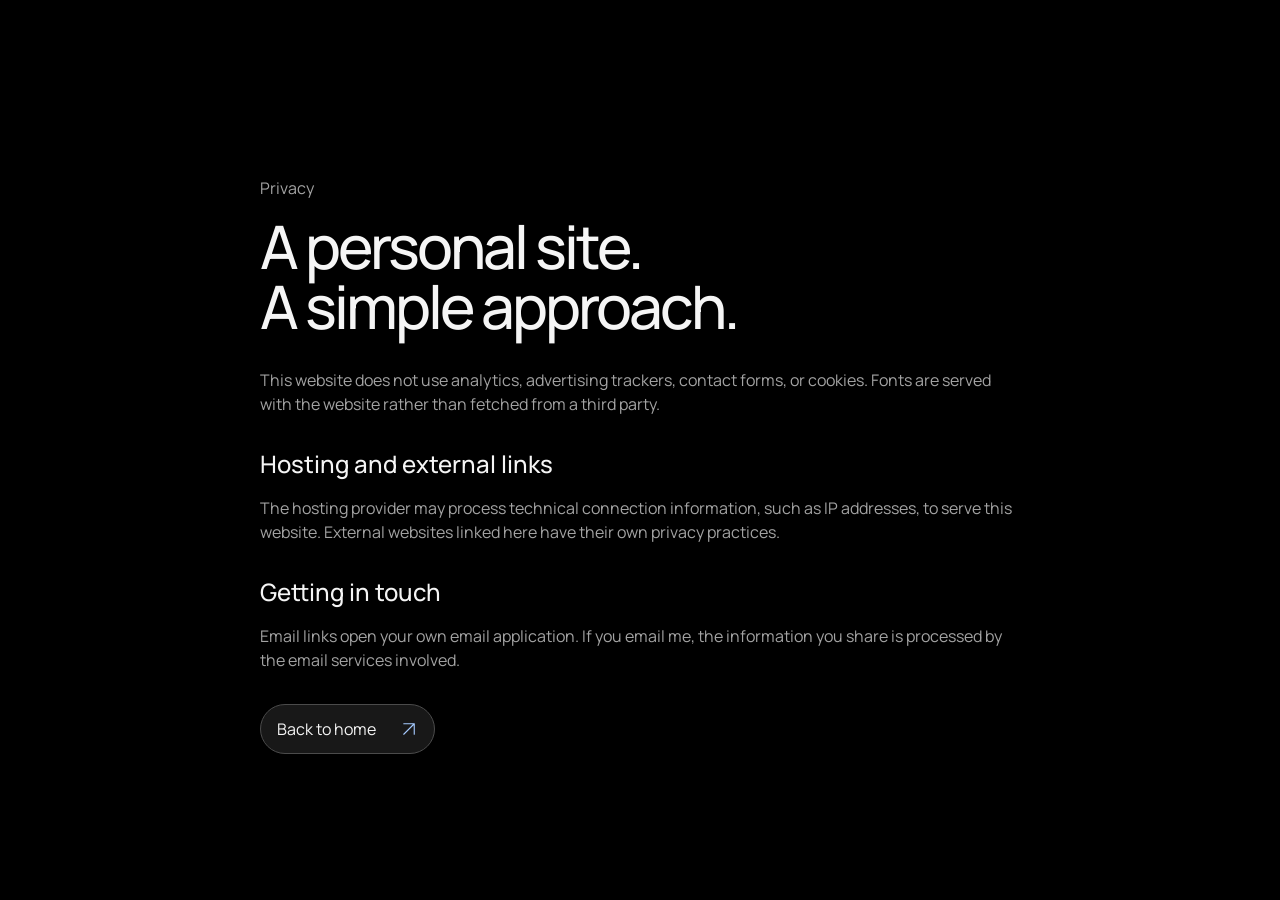
<file: privacy/index.html>
<!DOCTYPE html><html lang="en"><head><meta charset="UTF-8"><meta name="viewport" content="width=device-width, initial-scale=1"><meta name="theme-color" content="#000000"><title>Privacy — Mingliang Lyu</title><meta name="description" content="Mingliang Lyu explores data science, operations research, building simulation, digital twins, and AI agents. Based between Hong Kong and Beijing."><link rel="icon" type="image/svg+xml" href="/favicon.svg"><link rel="canonical" href="https://lyuml.github.io/privacy/"><meta property="og:type" content="website"><meta property="og:title" content="Privacy — Mingliang Lyu"><meta property="og:description" content="Mingliang Lyu explores data science, operations research, building simulation, digital twins, and AI agents. Based between Hong Kong and Beijing."><meta property="og:image" content="https://lyuml.github.io/social.png"><meta property="og:url" content="https://lyuml.github.io/privacy/"><meta name="twitter:card" content="summary_large_image"><meta name="twitter:title" content="Privacy — Mingliang Lyu"><meta name="twitter:description" content="Mingliang Lyu explores data science, operations research, building simulation, digital twins, and AI agents. Based between Hong Kong and Beijing."><meta name="twitter:image" content="https://lyuml.github.io/social.png"><link rel="stylesheet" href="/_astro/Layout.Dg68YiV0.css"></head><body class><a class="skip-link" href="#main">Skip to content</a><main id="main" class="simple-page section"><p class="eyebrow">Privacy</p><h1>A personal site.<br>A simple approach.</h1><p>This website does not use analytics, advertising trackers, contact forms, or cookies. Fonts are served with the website rather than fetched from a third party.</p><h2>Hosting and external links</h2><p>The hosting provider may process technical connection information, such as IP addresses, to serve this website. External websites linked here have their own privacy practices.</p><h2>Getting in touch</h2><p>Email links open your own email application. If you email me, the information you share is processed by the email services involved.</p><a class="button" href="/">Back to home <span aria-hidden="true"><svg class="arrow-up-right" viewBox="0 0 24 24" fill="none" stroke="currentColor" stroke-width="1.5" stroke-linecap="round" stroke-linejoin="round" aria-hidden="true" focusable="false"><path d="M5 19L19 5M5 5h14v14"></path></svg></span></a></main></body></html>
</file>
<file: _astro/Layout.Dg68YiV0.css>
@font-face{font-family:Manrope;font-style:normal;font-display:swap;font-weight:400;src:url([data-uri])format("woff2"),url([data-uri])format("woff");unicode-range:U+460-52F,U+1C80-1C8A,U+20B4,U+2DE0-2DFF,U+A640-A69F,U+FE2E-FE2F}@font-face{font-family:Manrope;font-style:normal;font-display:swap;font-weight:400;src:url(/_astro/manrope-cyrillic-400-normal.BMzJvInZ.woff2)format("woff2"),url(/_astro/manrope-cyrillic-400-normal.Dvx59UGC.woff)format("woff");unicode-range:U+301,U+400-45F,U+490-491,U+4B0-4B1,U+2116}@font-face{font-family:Manrope;font-style:normal;font-display:swap;font-weight:400;src:url(/_astro/manrope-greek-400-normal.CM4qok81.woff2)format("woff2"),url(/_astro/manrope-greek-400-normal.DuX9RsAR.woff)format("woff");unicode-range:U+370-377,U+37A-37F,U+384-38A,U+38C,U+38E-3A1,U+3A3-3FF}@font-face{font-family:Manrope;font-style:normal;font-display:swap;font-weight:400;src:url(/_astro/manrope-vietnamese-400-normal.DHb3EETF.woff2)format("woff2"),url(/_astro/manrope-vietnamese-400-normal.D7E_mLGF.woff)format("woff");unicode-range:U+102-103,U+110-111,U+128-129,U+168-169,U+1A0-1A1,U+1AF-1B0,U+300-301,U+303-304,U+308-309,U+323,U+329,U+1EA0-1EF9,U+20AB}@font-face{font-family:Manrope;font-style:normal;font-display:swap;font-weight:400;src:url(/_astro/manrope-latin-ext-400-normal.CMDvPJRp.woff2)format("woff2"),url(/_astro/manrope-latin-ext-400-normal.C-X6QNXX.woff)format("woff");unicode-range:U+100-2BA,U+2BD-2C5,U+2C7-2CC,U+2CE-2D7,U+2DD-2FF,U+304,U+308,U+329,U+1D00-1DBF,U+1E00-1E9F,U+1EF2-1EFF,U+2020,U+20A0-20AB,U+20AD-20C0,U+2113,U+2C60-2C7F,U+A720-A7FF}@font-face{font-family:Manrope;font-style:normal;font-display:swap;font-weight:400;src:url(/_astro/manrope-latin-400-normal.PaqtzbVb.woff2)format("woff2"),url(/_astro/manrope-latin-400-normal.8tf8FM3T.woff)format("woff");unicode-range:U+??,U+131,U+152-153,U+2BB-2BC,U+2C6,U+2DA,U+2DC,U+304,U+308,U+329,U+2000-206F,U+20AC,U+2122,U+2191,U+2193,U+2212,U+2215,U+FEFF,U+FFFD}@font-face{font-family:Manrope;font-style:normal;font-display:swap;font-weight:500;src:url([data-uri])format("woff2"),url([data-uri])format("woff");unicode-range:U+460-52F,U+1C80-1C8A,U+20B4,U+2DE0-2DFF,U+A640-A69F,U+FE2E-FE2F}@font-face{font-family:Manrope;font-style:normal;font-display:swap;font-weight:500;src:url(/_astro/manrope-cyrillic-500-normal.B1OEZity.woff2)format("woff2"),url(/_astro/manrope-cyrillic-500-normal.CNwnNrRC.woff)format("woff");unicode-range:U+301,U+400-45F,U+490-491,U+4B0-4B1,U+2116}@font-face{font-family:Manrope;font-style:normal;font-display:swap;font-weight:500;src:url(/_astro/manrope-greek-500-normal.GeMIHyWm.woff2)format("woff2"),url(/_astro/manrope-greek-500-normal.DyxYGEtJ.woff)format("woff");unicode-range:U+370-377,U+37A-37F,U+384-38A,U+38C,U+38E-3A1,U+3A3-3FF}@font-face{font-family:Manrope;font-style:normal;font-display:swap;font-weight:500;src:url(/_astro/manrope-vietnamese-500-normal.DCXiE_xi.woff2)format("woff2"),url(/_astro/manrope-vietnamese-500-normal.DaZ8i3XM.woff)format("woff");unicode-range:U+102-103,U+110-111,U+128-129,U+168-169,U+1A0-1A1,U+1AF-1B0,U+300-301,U+303-304,U+308-309,U+323,U+329,U+1EA0-1EF9,U+20AB}@font-face{font-family:Manrope;font-style:normal;font-display:swap;font-weight:500;src:url(/_astro/manrope-latin-ext-500-normal.dm74KBQw.woff2)format("woff2"),url(/_astro/manrope-latin-ext-500-normal.EtoS1VaI.woff)format("woff");unicode-range:U+100-2BA,U+2BD-2C5,U+2C7-2CC,U+2CE-2D7,U+2DD-2FF,U+304,U+308,U+329,U+1D00-1DBF,U+1E00-1E9F,U+1EF2-1EFF,U+2020,U+20A0-20AB,U+20AD-20C0,U+2113,U+2C60-2C7F,U+A720-A7FF}@font-face{font-family:Manrope;font-style:normal;font-display:swap;font-weight:500;src:url(/_astro/manrope-latin-500-normal.BYYD-dBL.woff2)format("woff2"),url(/_astro/manrope-latin-500-normal.DMZssgOp.woff)format("woff");unicode-range:U+??,U+131,U+152-153,U+2BB-2BC,U+2C6,U+2DA,U+2DC,U+304,U+308,U+329,U+2000-206F,U+20AC,U+2122,U+2191,U+2193,U+2212,U+2215,U+FEFF,U+FFFD}@font-face{font-family:Manrope;font-style:normal;font-display:swap;font-weight:600;src:url([data-uri])format("woff2"),url([data-uri])format("woff");unicode-range:U+460-52F,U+1C80-1C8A,U+20B4,U+2DE0-2DFF,U+A640-A69F,U+FE2E-FE2F}@font-face{font-family:Manrope;font-style:normal;font-display:swap;font-weight:600;src:url(/_astro/manrope-cyrillic-600-normal.DvRl3Mj-.woff2)format("woff2"),url(/_astro/manrope-cyrillic-600-normal.It4mZcQk.woff)format("woff");unicode-range:U+301,U+400-45F,U+490-491,U+4B0-4B1,U+2116}@font-face{font-family:Manrope;font-style:normal;font-display:swap;font-weight:600;src:url(/_astro/manrope-greek-600-normal.BoRV6lzK.woff2)format("woff2"),url(/_astro/manrope-greek-600-normal.CF2i9ZRY.woff)format("woff");unicode-range:U+370-377,U+37A-37F,U+384-38A,U+38C,U+38E-3A1,U+3A3-3FF}@font-face{font-family:Manrope;font-style:normal;font-display:swap;font-weight:600;src:url(/_astro/manrope-vietnamese-600-normal.C1J5PCl_.woff2)format("woff2"),url(/_astro/manrope-vietnamese-600-normal.lA7a_7Ok.woff)format("woff");unicode-range:U+102-103,U+110-111,U+128-129,U+168-169,U+1A0-1A1,U+1AF-1B0,U+300-301,U+303-304,U+308-309,U+323,U+329,U+1EA0-1EF9,U+20AB}@font-face{font-family:Manrope;font-style:normal;font-display:swap;font-weight:600;src:url(/_astro/manrope-latin-ext-600-normal._gBojHdJ.woff2)format("woff2"),url(/_astro/manrope-latin-ext-600-normal.u5Pl7hTU.woff)format("woff");unicode-range:U+100-2BA,U+2BD-2C5,U+2C7-2CC,U+2CE-2D7,U+2DD-2FF,U+304,U+308,U+329,U+1D00-1DBF,U+1E00-1E9F,U+1EF2-1EFF,U+2020,U+20A0-20AB,U+20AD-20C0,U+2113,U+2C60-2C7F,U+A720-A7FF}@font-face{font-family:Manrope;font-style:normal;font-display:swap;font-weight:600;src:url(/_astro/manrope-latin-600-normal.4f0koTD-.woff2)format("woff2"),url(/_astro/manrope-latin-600-normal.BqgrALkZ.woff)format("woff");unicode-range:U+??,U+131,U+152-153,U+2BB-2BC,U+2C6,U+2DA,U+2DC,U+304,U+308,U+329,U+2000-206F,U+20AC,U+2122,U+2191,U+2193,U+2212,U+2215,U+FEFF,U+FFFD}@font-face{font-family:Manrope;font-style:normal;font-display:swap;font-weight:700;src:url([data-uri])format("woff2"),url([data-uri])format("woff");unicode-range:U+460-52F,U+1C80-1C8A,U+20B4,U+2DE0-2DFF,U+A640-A69F,U+FE2E-FE2F}@font-face{font-family:Manrope;font-style:normal;font-display:swap;font-weight:700;src:url(/_astro/manrope-cyrillic-700-normal.Dw_fZAg2.woff2)format("woff2"),url(/_astro/manrope-cyrillic-700-normal.7JNVKxyl.woff)format("woff");unicode-range:U+301,U+400-45F,U+490-491,U+4B0-4B1,U+2116}@font-face{font-family:Manrope;font-style:normal;font-display:swap;font-weight:700;src:url(/_astro/manrope-greek-700-normal.CHUG9PD8.woff2)format("woff2"),url(/_astro/manrope-greek-700-normal.DyfsrCpP.woff)format("woff");unicode-range:U+370-377,U+37A-37F,U+384-38A,U+38C,U+38E-3A1,U+3A3-3FF}@font-face{font-family:Manrope;font-style:normal;font-display:swap;font-weight:700;src:url(/_astro/manrope-vietnamese-700-normal.CUqMx5-1.woff2)format("woff2"),url(/_astro/manrope-vietnamese-700-normal.pt65Fn2Z.woff)format("woff");unicode-range:U+102-103,U+110-111,U+128-129,U+168-169,U+1A0-1A1,U+1AF-1B0,U+300-301,U+303-304,U+308-309,U+323,U+329,U+1EA0-1EF9,U+20AB}@font-face{font-family:Manrope;font-style:normal;font-display:swap;font-weight:700;src:url(/_astro/manrope-latin-ext-700-normal.DYOwVNan.woff2)format("woff2"),url(/_astro/manrope-latin-ext-700-normal.eVCcYqtJ.woff)format("woff");unicode-range:U+100-2BA,U+2BD-2C5,U+2C7-2CC,U+2CE-2D7,U+2DD-2FF,U+304,U+308,U+329,U+1D00-1DBF,U+1E00-1E9F,U+1EF2-1EFF,U+2020,U+20A0-20AB,U+20AD-20C0,U+2113,U+2C60-2C7F,U+A720-A7FF}@font-face{font-family:Manrope;font-style:normal;font-display:swap;font-weight:700;src:url(/_astro/manrope-latin-700-normal.BZp_XxE4.woff2)format("woff2"),url(/_astro/manrope-latin-700-normal.DGRFkw-m.woff)format("woff");unicode-range:U+??,U+131,U+152-153,U+2BB-2BC,U+2C6,U+2DA,U+2DC,U+304,U+308,U+329,U+2000-206F,U+20AC,U+2122,U+2191,U+2193,U+2212,U+2215,U+FEFF,U+FFFD}:root{color-scheme:dark;--bg:#000;--surface:#181818;--surface-raised:#1f1f1f;--text:#f5f5f5;--muted:#a3a3a3;--line:#313131;--blue:#a5caff;--curve:cubic-bezier(.22,1,.36,1);font-synthesis:none;scroll-behavior:smooth;scroll-padding-top:96px;font-family:Manrope,sans-serif}*{box-sizing:border-box}body{background:var(--bg);color:var(--text);margin:0;font-size:16px;line-height:1.5}a{color:inherit;text-decoration:none}button{font:inherit}button,a,summary{-webkit-tap-highlight-color:transparent}a,button{touch-action:manipulation}a:focus-visible,button:focus-visible,summary:focus-visible{outline:2px solid var(--blue);outline-offset:8px}::selection{color:#000;background:#a5caff}p,h1,h2,h3,h4{margin:0}p{text-wrap:pretty}h1,h2,h3,h4{text-wrap:balance;font-weight:500}button{cursor:pointer}svg{max-width:100%;display:block}.section{width:min(1200px,100% - 96px);margin-inline:auto}.sr-only{clip:rect(0,0,0,0);white-space:nowrap;border:0;width:1px;height:1px;margin:-1px;padding:0;position:absolute;overflow:hidden}.skip-link{z-index:100;background:var(--text);color:#000;padding:12px 24px;position:fixed;top:16px;left:16px;transform:translateY(-200%)}.skip-link:focus{transform:translateY(0)}.site-header{z-index:20;justify-content:space-between;align-items:center;width:100%;padding:0 48px;display:flex;position:absolute;top:24px;left:0}.wordmark{letter-spacing:-.06em;font-size:30px;font-weight:700;line-height:36px}.wordmark span{color:var(--blue)}.nav-links{backdrop-filter:blur(16px);background:#181818cc;border:1px solid #313131;border-radius:9999px;align-items:center;gap:32px;padding:12px 24px;font-size:16px;line-height:24px;display:flex}.site-header nav{position:fixed;top:24px;left:50%;transform:translate(-50%)}.nav-links a{color:#b5b5b5;transition:color .3s var(--curve)}.nav-links a:hover,.nav-links a.active{color:#fff}.nav-links .nav-contact{color:var(--blue)}.nav-contact span{padding-left:8px}.menu-toggle{display:none}.hero{flex-direction:column;justify-content:space-between;min-height:860px;padding-top:128px;display:flex}.hero-top,.hero-bottom{color:var(--muted);justify-content:space-between;align-items:center;font-size:14px;line-height:20px;display:flex}.location{align-items:center;gap:8px;display:flex}.location-dot{background:var(--blue);border-radius:50%;width:4px;height:4px}.hero-note{color:#949494}.hero-grid{grid-template-columns:1.1fr 1fr;align-items:center;padding:48px 0;display:grid;position:relative}.hero-copy{z-index:2;position:relative}.intro{color:var(--muted);margin-bottom:12px;font-size:18px;line-height:28px}.hero h1{letter-spacing:-.07em;-webkit-text-fill-color:transparent;background:linear-gradient(100deg,#fff,#9b9b9b) text;max-width:680px;font-size:96px;font-weight:600;line-height:1}.name-dot{color:var(--blue);-webkit-text-fill-color:var(--blue)}.hero h2{letter-spacing:-.04em;max-width:680px;margin-top:32px;font-size:30px;line-height:36px}.hero-description{color:var(--muted);max-width:480px;margin:24px 0 32px;font-size:16px;line-height:28px}.button{transition:transform .5s var(--curve),background .3s var(--curve);background:#181818;border:1px solid #4b4b4b;border-radius:9999px;align-items:center;gap:24px;padding:12px 16px;font-size:16px;line-height:24px;display:inline-flex}.button span{color:var(--blue);font-size:18px}.button:hover{background:#272727;transform:translateY(-2px)}.button:active{transform:scale(.98)}.spatial-scene{width:calc(100% + 48px);height:520px;margin-left:-24px;position:relative}.spatial-scene canvas{width:100%;height:100%;display:block}.scene-caption{color:#cadcf6;font-size:16px;line-height:24px;position:absolute;bottom:40px;left:48px}.scene-coordinate{color:#949494;font-size:14px;line-height:20px;position:absolute;bottom:16px;left:48px}.hero-bottom{padding:24px 0 32px}.hero-bottom p{color:silver;font-size:16px;line-height:24px}.hero-bottom p span{color:#646464;margin:0 12px}.scroll-link{align-items:center;gap:24px;display:flex}.scroll-link span{color:var(--blue);font-size:18px}.experience-section,.exploring-section,.about-section,.life-section{padding-top:128px}.section-heading{justify-content:space-between;align-items:flex-end;gap:48px;margin-bottom:48px;display:flex}.eyebrow{color:var(--blue);margin-bottom:16px;font-size:16px;line-height:24px}.section-heading h2{letter-spacing:-.05em;font-size:48px;line-height:1}.section-description{color:var(--muted);max-width:320px;font-size:16px;line-height:28px}.experience-list{flex-direction:column;gap:12px;display:flex}.experience{border:1px solid var(--line);transition:background .3s var(--curve);background:#000;border-radius:16px}.experience[open]{background:#181818}.experience summary{cursor:pointer;align-items:center;gap:24px;padding:24px 32px;list-style:none;display:flex}.experience summary::-webkit-details-marker{display:none}.org-mark{color:#c6dcff;border:1px solid #4b4b4b;border-radius:12px;flex-shrink:0;justify-content:center;align-items:center;width:48px;height:48px;font-size:24px;font-weight:600;line-height:32px;display:flex}.experience-title{flex-direction:column;gap:4px;min-width:0;display:flex}.org-name{font-size:18px;font-weight:600;line-height:28px}.role{color:var(--muted);font-size:16px;line-height:24px}.experience-time{color:var(--muted);white-space:nowrap;margin-left:auto;font-size:14px;line-height:20px}.expand-icon{flex-shrink:0;width:24px;height:24px;margin-left:16px;position:relative}.expand-icon:before,.expand-icon:after{content:"";background:#b3b3b3;height:1px;position:absolute;inset:11px 4px}.expand-icon:after{transition:transform .5s var(--curve);transform:rotate(90deg)}details[open] .expand-icon:after{transform:rotate(0)}.experience-body{max-width:980px;padding:0 96px 32px 104px}.work-category{color:var(--blue);font-size:14px;line-height:20px}.experience-body h3{letter-spacing:-.03em;margin:12px 0;font-size:24px;line-height:32px}.supervisor{color:#a3a3a3;font-size:14px;line-height:20px}.experience-body ul{color:#b5b5b5;margin:24px 0;padding-left:16px;font-size:16px;line-height:28px}.experience-body li+li{margin-top:12px}.tags{flex-wrap:wrap;gap:8px;margin-top:24px;display:flex}.tags span{color:#bcbcbc;border:1px solid #454545;border-radius:9999px;padding:4px 12px;font-size:14px;line-height:20px}.statement{max-width:900px;padding-top:128px;padding-bottom:32px}.statement p{letter-spacing:-.05em;max-width:680px;font-size:60px;line-height:1}.reveal-word{color:#bdbdbd;transition:color .7s var(--curve)}.reveal-word.is-visible{color:#f5f5f5}.statement-caption{color:var(--muted);margin-top:32px;font-size:16px;line-height:24px;display:block}.exploration-grid{grid-template-columns:1fr 1fr;gap:24px;display:grid}.exploration-card{border:1px solid var(--line);background:#181818;border-radius:24px;overflow:hidden}.work-visual{background:#000;justify-content:center;align-items:center;height:290px;display:flex;position:relative;overflow:hidden}.visual-label{color:#949494;font-size:14px;line-height:20px;position:absolute;bottom:16px;left:24px}.work-copy h3{letter-spacing:-.04em;margin:12px 0 16px;font-size:30px;line-height:36px}.work-copy>p:not(.work-category){color:var(--muted);max-width:400px;font-size:16px;line-height:28px}.status{color:#b7cce9;align-items:center;gap:8px;margin-top:32px;font-size:14px;line-height:20px;display:flex}.status>span{background:var(--blue);border-radius:50%;width:4px;height:4px}.room{width:240px;height:180px;transform-style:preserve-3d;margin-top:24px;position:relative;transform:rotateX(58deg)rotate(-35deg)}.room-floor{transform-style:preserve-3d;background-color:#181818;background-image:repeating-linear-gradient(0deg,#0000 0 29px,#313131 29px 30px),repeating-linear-gradient(90deg,#0000 0 39px,#313131 39px 40px);background-position:0 0;background-repeat:repeat;background-size:auto;background-attachment:scroll;background-origin:padding-box;background-clip:border-box;border:1px solid #6b8bb6;position:absolute;inset:0}.room-wall{transform-origin:bottom;background:#a5caff14;border:1px solid #7b9cc7;position:absolute}.wall-one{width:240px;height:96px;top:-96px;transform:rotateX(-90deg)}.wall-two{transform-origin:0 100%;width:180px;height:96px;top:-96px;transform:rotate(90deg)rotateX(-90deg)}.room-table{background:#272727;border:1px solid #a5caff;width:96px;height:48px;position:absolute;top:64px;left:72px;transform:translateZ(32px)}.room-sensor{background:var(--blue);border-radius:50%;width:12px;height:12px;position:absolute;top:24px;left:192px;transform:translateZ(24px)}.room-sensor span{opacity:.5;border:1px solid #a5caff;border-radius:50%;position:absolute;inset:-12px}.airflow-visual svg{width:100%;height:100%}.course-note{border:1px solid var(--line);border-radius:16px;align-items:flex-start;gap:32px;margin-top:24px;padding:32px;display:flex}.course-symbol{color:var(--blue);font-size:48px;line-height:1}.course-note h3{letter-spacing:-.03em;margin-top:8px;font-size:24px;line-height:32px}.course-note p:last-child{color:var(--muted);max-width:760px;margin-top:12px;font-size:16px;line-height:28px}.background-grid{grid-template-columns:1fr 1.2fr;gap:48px;display:grid}.education{border:1px solid var(--line);background:#181818;border-radius:24px;align-self:start;padding:32px}.education h3{letter-spacing:-.04em;margin:32px 0 24px;font-size:30px;line-height:36px}.education p{max-width:280px;font-size:16px;line-height:28px}.muted{color:var(--muted)}.education-bottom{color:var(--muted);justify-content:space-between;align-items:center;gap:16px;margin-top:64px;font-size:14px;line-height:20px;display:flex}.top-percent{color:var(--blue);background:#272727;border-radius:8px;padding:8px 12px;font-size:18px;line-height:28px}.awards h3{margin-bottom:24px;font-size:18px;line-height:28px}.award{gap:24px;padding:16px 0;display:flex}.award-year{width:64px;color:var(--blue);flex-shrink:0;font-size:14px;line-height:24px}.award h4{font-size:16px;font-weight:600;line-height:24px}.award p{color:var(--muted);margin-top:4px;font-size:14px;line-height:20px}.skills-section{margin-top:96px}.skills-heading{justify-content:space-between;align-items:center;gap:24px;margin-bottom:32px;display:flex}.skills-heading h3{letter-spacing:-.04em;font-size:30px;line-height:36px}.skills-heading p{color:var(--muted);font-size:16px;line-height:24px}.skills-grid{grid-template-columns:repeat(4,minmax(0,1fr));gap:16px;display:grid}.skill-group h4{color:var(--blue);margin-bottom:24px;font-size:16px;line-height:24px}.skill-group>div{flex-direction:column;gap:12px;display:flex}.skill-group span{color:#b5b5b5;font-size:16px;line-height:24px}.life-grid{grid-template-columns:1fr 1fr;gap:24px;display:grid}.life-card h3{letter-spacing:-.04em;margin:12px 0 16px;font-size:30px;line-height:36px}.life-card p{color:var(--muted);max-width:400px;font-size:16px;line-height:28px}.music-art,.sport-art{justify-content:center;align-items:center;height:192px;margin-bottom:24px;display:flex}.music-art{gap:8px}.music-art span{width:4px;height:var(--bar-height);background:var(--blue);opacity:.65;transition:transform .7s var(--curve);transition-delay:var(--delay);border-radius:999px;transform:scaleY(.8)}.music-card:hover .music-art span{transform:scaleY(1)}.sport-art svg{width:100%;height:100%}.contact-section{padding-top:160px;padding-bottom:96px}.contact-section h2{letter-spacing:-.05em;font-size:72px;line-height:1}.contact-section h2>span{color:var(--blue)}.email-link{letter-spacing:-.03em;align-items:center;gap:24px;width:fit-content;margin-top:48px;font-size:24px;line-height:32px;display:flex}.email-link span{color:var(--blue)}.github-link{width:fit-content;color:var(--muted);margin-top:24px;font-size:16px;line-height:24px;display:block}.email-link:hover,.github-link:hover{color:var(--blue)}.footer{justify-content:space-between;align-items:center;gap:24px;padding:32px 0;display:flex}.footer p,.footer>div{color:var(--muted);font-size:14px;line-height:20px}.footer>div{gap:24px;display:flex}.footer a:hover{color:var(--blue)}.reveal{transition:opacity .7s var(--curve),transform .7s var(--curve)}.reveal.is-visible{opacity:1;transform:translateY(0)}.simple-page{max-width:760px;min-height:85vh;padding-top:160px}.simple-page h1{letter-spacing:-.05em;margin-bottom:32px;font-size:60px;line-height:1}.simple-page h2{margin-top:32px;font-size:24px;line-height:32px}.simple-page p{color:var(--muted);margin-top:16px}.simple-page .button{margin-top:32px}@media (width>=1600px){.hero{min-height:960px}.hero h1{font-size:128px}.spatial-scene{height:600px}}@media (width<=1000px){.section{width:calc(100% - 64px)}.site-header{padding:0 32px}.hero h1{font-size:72px}.hero h2{font-size:24px;line-height:32px}.hero-grid{grid-template-columns:1fr 1fr}.spatial-scene{width:calc(100% + 32px);height:440px;margin-left:-16px}.experience summary{gap:16px;padding:24px}.org-name{font-size:16px;line-height:24px}.experience-body{padding-left:88px;padding-right:32px}.background-grid{gap:24px}.skills-grid{grid-template-columns:1fr 1fr}.skills-heading{flex-direction:column;align-items:flex-start}.music-art{gap:4px}}@media (width<=760px){:root{scroll-padding-top:96px}.section{width:calc(100% - 48px)}.site-header{padding:0 24px;top:24px}.site-header nav{left:auto;right:24px;transform:none}.menu-toggle{z-index:22;border:1px solid var(--line);background:#181818e6;border-radius:50%;justify-content:center;align-items:center;width:48px;height:48px;display:flex;position:relative}.menu-toggle>span:not(.sr-only){background:var(--text);width:16px;height:1px;transition:transform .5s var(--curve);position:absolute}.menu-toggle>span:first-child{transform:translateY(-3px)}.menu-toggle>span:nth-child(2){transform:translateY(3px)}.menu-toggle[aria-expanded=true]>span:first-child{transform:rotate(45deg)}.menu-toggle[aria-expanded=true]>span:nth-child(2){transform:rotate(-45deg)}.nav-links{backdrop-filter:blur(24px);background:#000000f7;border:0;border-radius:0;flex-direction:column;justify-content:center;align-items:flex-start;gap:32px;width:100vw;height:100dvh;padding:96px 32px;font-size:36px;line-height:40px;display:none;position:fixed;top:0;right:0}.nav-links.is-open{display:flex}.nav-links.is-open a{animation:menu-arrive .5s var(--curve) both}.nav-links.is-open a:nth-child(2){animation-delay:60ms}.nav-links.is-open a:nth-child(3){animation-delay:.12s}.nav-links.is-open a:nth-child(4){animation-delay:.18s}.menu-open{overflow:hidden}.hero{min-height:auto;padding-top:112px}.hero-note{display:none}.hero-grid{flex-direction:column;align-items:stretch;padding:40px 0 0;display:flex}.hero h1{font-size:72px;line-height:1}.hero h2{margin-top:24px;font-size:30px;line-height:36px}.hero-description{margin:24px 0;font-size:16px;line-height:28px}.spatial-scene{width:calc(100% + 24px);height:320px;margin:0 -12px}.scene-caption{bottom:32px;left:24px}.scene-coordinate{font-size:14px;bottom:8px;left:24px}.hero-bottom{flex-direction:column;align-items:flex-start;gap:24px;padding-top:32px}.hero-bottom p{font-size:14px;line-height:24px}.hero-bottom p span{margin:0 4px}.scroll-link{font-size:14px}.experience-section,.exploring-section,.about-section,.life-section{padding-top:96px}.section-heading{flex-direction:column;align-items:flex-start;gap:24px;margin-bottom:32px}.section-heading h2{font-size:36px;line-height:40px}.section-description{font-size:16px;line-height:28px}.experience summary{grid-template-columns:40px 1fr 24px;gap:12px;padding:24px 16px;display:grid}.org-mark{border-radius:8px;grid-row:1/3;align-self:start;width:40px;height:40px;font-size:18px}.org-name{font-size:16px;line-height:24px}.role{font-size:14px;line-height:20px}.experience-time{white-space:normal;grid-area:2/2;margin:0;font-size:14px}.expand-icon{grid-area:1/3;margin:0}.experience-body{padding:0 24px 24px}.experience-body h3{font-size:20px;line-height:28px}.experience-body ul{font-size:16px;line-height:28px}.statement{padding-top:96px;padding-bottom:0}.statement p{font-size:36px;line-height:40px}.statement-caption{margin-top:24px;font-size:14px;line-height:20px}.exploration-grid,.background-grid,.life-grid{grid-template-columns:1fr}.work-visual{height:240px}.work-copy{padding:24px}.work-copy h3,.education h3,.life-card h3{font-size:24px;line-height:32px}.course-note{gap:16px;padding:24px}.course-symbol{font-size:36px}.course-note h3{font-size:20px;line-height:28px}.education{padding:24px}.education-bottom{margin-top:40px}.awards{margin-top:24px}.award{gap:16px}.award-year{width:64px}.skills-section{margin-top:64px}.skills-heading h3{font-size:24px;line-height:32px}.skills-grid{gap:12px}.skill-group{padding:16px}.skill-group h4{font-size:14px;line-height:20px}.skill-group span{font-size:16px;line-height:24px}.life-card{padding:24px}.music-art,.sport-art{height:160px}.contact-section{padding-top:96px;padding-bottom:64px}.contact-section h2{font-size:48px;line-height:1}.email-link{letter-spacing:-.04em;word-break:break-word;gap:8px;margin-top:32px;font-size:16px;line-height:24px}.email-link span{flex-shrink:0}.footer{flex-wrap:wrap;padding:24px 0}.footer>div{justify-content:space-between;width:100%}.simple-page{padding-top:128px}.simple-page h1{font-size:48px}}@keyframes menu-arrive{0%{opacity:0;transform:translateY(24px)}to{opacity:1;transform:translateY(0)}}@media (prefers-reduced-motion:reduce){:root{scroll-behavior:auto}*,:before,:after{transition:none!important;animation:none!important}.reveal{opacity:1;transform:none}.reveal-word{color:var(--text)}.music-art span{transform:none}}@media (prefers-reduced-motion:no-preference){.reveal[data-reveal-ready]:not(.is-visible){opacity:0;transform:translateY(32px)}}@media (width<=380px){.hero h1{font-size:60px;line-height:1}.hero h2{font-size:24px;line-height:32px}.skills-grid{grid-template-columns:1fr}.hero-bottom p span{margin:0 2px}}.interest-statement{max-width:560px;margin:24px 0 32px}.interest-lead{color:var(--muted);margin-bottom:12px;font-size:16px;line-height:24px}.interest-fields{letter-spacing:-.03em;color:var(--text);flex-wrap:wrap;gap:8px 24px;font-size:24px;font-weight:600;line-height:32px;display:flex}.interest-fields span{white-space:nowrap}.interest-statement .hero-description{max-width:480px;margin:16px 0 24px}.hero-domains{color:var(--blue);flex-wrap:wrap;gap:8px 16px;font-size:16px;font-weight:500;line-height:24px;display:flex}.hero-domains span{white-space:nowrap}.hero-bottom{justify-content:flex-end}@media (width<=760px){.interest-fields{gap:8px 16px;font-size:24px;line-height:32px}.interest-statement{margin:24px 0 32px}.hero-bottom{align-items:flex-end}}.experience-story{color:#b5b5b5;margin-top:24px;font-size:16px;line-height:28px}.experience-story p+p{margin-top:16px}.skill-note{color:var(--muted);margin-top:24px;font-size:14px;line-height:24px}.org-mark{color:var(--blue);transition:color .3s var(--curve),border-color .3s var(--curve);background:#131313;border-color:#313131}.org-mark svg{flex:none;width:28px;height:28px}.experience[open] .org-mark,.experience summary:hover .org-mark,.experience summary:focus-visible .org-mark{color:#d6e6ff;border-color:#637b9d}@media (width<=760px){.org-mark svg{width:24px;height:24px}}.experience-list{gap:0}.experience:before{content:"";background:var(--line);height:1px;display:block}.experience,.experience[open]{background:0 0;border:0;border-radius:0}.experience summary{gap:24px;padding:24px 0}.experience-body{max-width:900px;margin-left:72px;padding:0 64px 40px 0}.org-mark{transition:color .3s var(--curve);background:0 0;border:0;border-radius:0}.experience[open] .org-mark,.experience summary:hover .org-mark,.experience summary:focus-visible .org-mark{color:#d6e6ff;border:0}.tags{gap:8px 24px}.tags span{color:var(--muted);border:0;border-radius:0;padding:0}.exploration-grid{grid-template-columns:1.1fr 1fr;align-items:start;gap:64px}.exploration-card{background:0 0;border:0;border-radius:0;overflow:visible}.exploration-card:nth-child(2){margin-top:96px}.work-visual{border:1px solid var(--line);background:#131313;border-radius:16px;height:320px}.visual-label{bottom:16px;left:16px;right:16px}.work-copy{padding:24px 0 0}.work-copy>p:not(.work-category){max-width:480px}.background-grid{gap:80px}.education{border:1px solid var(--line);background:0 0;border-radius:16px;padding:32px}.education h3{font-size:36px;line-height:40px}.education-bottom{justify-content:flex-start;gap:32px;margin-top:32px}.top-percent{background:0 0;border-radius:0;padding:0}.skills-grid{gap:32px}.skill-group{border:0;border-radius:0;padding:0}.skill-group:before{content:"";background:var(--blue);opacity:.55;width:32px;height:2px;margin-bottom:24px;display:block}.life-grid{align-items:start;gap:80px}.life-card{border:0;border-radius:0;padding:0;overflow:visible}.life-card:nth-child(2){margin-top:64px}.music-art,.sport-art{justify-content:flex-start}.sport-art svg{max-width:400px}.life-card .work-category:before{content:"";background:var(--blue);vertical-align:middle;width:32px;height:1px;margin-right:12px;display:inline-block}.footer{border-top:1px solid var(--line)}.reveal,.reveal.is-visible{opacity:1;transition:none;transform:none}@media (prefers-reduced-motion:no-preference){.reveal[data-reveal-ready]:not(.is-visible){opacity:1;transform:none}}@media (width<=1000px){.background-grid,.life-grid{gap:48px}.exploration-grid{gap:32px}.experience-body{padding-right:24px}.education h3{font-size:30px;line-height:36px}}@media (width<=760px){.experience-list{gap:0}.experience summary{gap:12px;padding:24px 0}.experience-body{margin-left:0;padding:0 0 32px}.exploration-grid,.life-grid{grid-template-columns:1fr;gap:64px}.exploration-card:nth-child(2),.life-card:nth-child(2){margin-top:0}.work-visual{height:240px}.work-copy{padding:24px 0 0}.background-grid{gap:48px}.education{padding:24px}.education h3{font-size:24px;line-height:32px}.education-bottom{margin-top:32px}.skills-grid{gap:32px 24px}.skill-group,.life-card{padding:0}.tags{gap:8px 16px}}.name-note{color:#b5b5b5;margin-top:16px;font-size:18px;line-height:28px}.arrow-up-right{vertical-align:-.1em;flex:none;width:1em;height:1em;display:inline-block}
</file>
<file: _astro/index.DdscIQQW.css>
@font-face{font-family:Anton;font-style:normal;font-display:swap;font-weight:400;src:url(/_astro/anton-latin-400-normal.Byf51wtH.woff2)format("woff2"),url(/_astro/anton-latin-400-normal.AUNGEG_V.woff)format("woff")}body.kinetic{--bg:#000;--surface:#000;--text:#f1eedc;--muted:#b8b7af;--blue:#f1eedc;--line:#44433e;--border:#44433e;--curve:cubic-bezier(.22,1,.36,1);color:var(--text);background:#000;font-family:Manrope,Arial,sans-serif;font-size:16px;line-height:1.65;overflow-x:clip}.kinetic ::selection{color:#000;background:#f1eedc}.kinetic a:focus-visible,.kinetic button:focus-visible,.kinetic summary:focus-visible{outline-offset:5px;outline:2px solid #f1eedc}.kinetic .skip-link{color:#000;background:#f1eedc}.kinetic main,.kinetic .footer{border-left:1px solid var(--line);border-right:1px solid var(--line);width:calc(100% - 32px);margin-inline:16px}.kinetic .section{width:100%;max-width:none;margin:0}.kinetic .site-header{border:1px solid var(--line);z-index:40;background:#000;grid-template-columns:140px 1fr auto;align-items:stretch;height:80px;margin:16px 16px 0;padding:0;display:grid;position:relative;inset:auto;transform:none}.kinetic .wordmark{color:var(--text);letter-spacing:-.08em;justify-content:center;align-items:center;padding:0 24px;font-size:46px;font-weight:700;display:flex}.kinetic .wordmark span{color:inherit}.kinetic .header-location{border-inline:1px solid var(--line);align-items:center;padding:16px 28px;font-size:15px;line-height:1.4;display:flex}.kinetic .site-header nav{align-items:stretch;display:flex}.kinetic .nav-links{backdrop-filter:none;box-shadow:none;background:0 0;border:0;border-radius:0;align-items:stretch;gap:0;padding:0;font-size:15px;line-height:1.4;display:flex;position:static}.kinetic .nav-links a{justify-content:center;align-items:center;padding:18px 30px;transition:background .25s,color .25s;display:flex;position:relative;overflow:hidden}.kinetic .nav-links a:hover,.kinetic .nav-links a:focus-visible{color:#000;background:#f1eedc}.kinetic .nav-links a.active:after{content:"";background:currentColor;height:2px;position:absolute;bottom:0;left:30px;right:30px}.kinetic .nav-links .nav-contact{border-left:1px solid var(--line);color:var(--text);gap:12px}.kinetic .menu-toggle{display:none}.kinetic .reading-progress{background:var(--text);transform-origin:0;z-index:100;pointer-events:none;height:2px;position:fixed;top:0;left:0;right:0;transform:scaleX(0)}.kinetic .hero{min-height:0;padding:0;display:block;position:relative}.kinetic .hero-field{border-bottom:1px solid var(--line);height:clamp(260px,34vw,430px);position:relative;overflow:hidden}.kinetic .line-field,.kinetic .field-fallback,.kinetic .field-canvas{width:100%;height:100%;display:block;position:absolute;inset:0}.kinetic .line-field{color:#f1eedc}.kinetic .field-canvas{opacity:0}.kinetic .line-field.is-ready .field-canvas{opacity:1}.kinetic .line-field.is-ready .field-fallback{visibility:hidden}.kinetic .field-caption{color:#b8b7af;background:#000;flex-direction:column;padding:6px 10px;font-size:13px;line-height:1.5;display:flex;position:absolute;bottom:18px;left:20px}.kinetic .field-caption span:first-child{color:var(--text)}.kinetic .hero-domains{pointer-events:none;background:#000;gap:20px;padding:8px 10px;font-size:14px;line-height:1.5;display:flex;position:absolute;bottom:18px;right:20px}.kinetic .hero-name-band{border-bottom:1px solid var(--line);padding:5px 16px 14px;overflow:clip}.kinetic .hero h1{letter-spacing:-.025em;text-transform:uppercase;-webkit-text-fill-color:var(--text);color:var(--text);white-space:nowrap;transform-origin:0;background:0 0;max-width:none;font-family:Anton,Impact,Arial Narrow,sans-serif;font-size:17.6vw;font-weight:400;line-height:1.16}.kinetic .name-dot{-webkit-text-fill-color:var(--text);color:var(--text)}.kinetic .hero-introduction{border-bottom:1px solid var(--line);grid-template-columns:1fr 1fr;display:grid}.kinetic .hero-personal{border-right:1px solid var(--line);flex-direction:column;justify-content:space-between;align-items:flex-start;gap:20px;padding:28px 32px;display:flex}.kinetic .intro{color:var(--text);margin:0;font-size:18px;line-height:1.5}.kinetic .name-note{letter-spacing:-.055em;color:var(--text);max-width:570px;margin:0;font-size:clamp(26px,3.6vw,60px);font-weight:600;line-height:1.12}.kinetic .hero-direction{padding:28px 32px}.kinetic .hero h2{letter-spacing:-.045em;max-width:680px;margin:0 0 22px;font-family:Manrope,Arial,sans-serif;font-size:clamp(23px,2.2vw,36px);font-weight:600;line-height:1.2}.kinetic .hero h2 br{display:none}.kinetic .interest-lead{color:var(--muted);margin-bottom:8px;font-size:14px;line-height:1.5}.kinetic .interest-fields{letter-spacing:-.025em;flex-wrap:wrap;gap:4px 20px;margin:0;font-size:clamp(18px,1.7vw,27px);font-weight:500;line-height:1.4;display:flex}.kinetic .hero-description{max-width:620px;color:var(--muted);margin:16px 0 0;font-size:15px;line-height:1.75}.kinetic .hero-bottom{grid-template-columns:1fr auto;align-items:stretch;padding:0;font-size:14px;display:grid}.kinetic .hero-note{color:var(--text);padding:18px 28px;font-size:14px;line-height:1.5;display:block}.kinetic .button{border:0;border-left:1px solid var(--line);color:var(--text);background:0 0;border-radius:0;gap:24px;padding:18px 28px;font-size:14px;line-height:1.5;transition:background .25s,color .25s}.kinetic .button span{color:inherit}.kinetic .button:hover{background:var(--text);color:#000;transform:none}.kinetic .scroll-link{border-top:1px solid var(--line);color:var(--muted);justify-content:space-between;padding:12px 28px;font-size:13px;line-height:1.5;display:flex}.kinetic .scroll-link span{color:inherit}.kinetic .experience-section,.kinetic .exploring-section,.kinetic .about-section,.kinetic .life-section{border-top:1px solid var(--line);padding:72px 48px 64px;scroll-margin-top:24px}.kinetic .section-heading{grid-template-columns:minmax(0,1fr) minmax(220px,.36fr);align-items:end;gap:40px;margin-bottom:48px;display:grid}.kinetic .eyebrow{color:var(--muted);margin:0 0 20px;font-size:14px;line-height:1.5}.kinetic .section-heading h2,.kinetic .contact-section h2,.kinetic .skills-heading h3{text-transform:uppercase;letter-spacing:-.015em;text-wrap:initial;max-width:1060px;margin:0;font-family:Anton,Impact,Arial Narrow,sans-serif;font-size:clamp(64px,8.3vw,144px);font-weight:400;line-height:1.02}.kinetic .section-description{color:var(--muted);max-width:330px;padding-bottom:3px;font-size:16px;line-height:1.7}.kinetic .experience-list{border:1px solid var(--line);display:block}.kinetic .experience{background:0 0;border:0;border-radius:0;position:relative}.kinetic .experience:before{display:none}.kinetic .experience+.experience{border-top:1px solid var(--line)}.kinetic .experience summary{grid-template-columns:32px minmax(0,1fr) 190px 24px;align-items:center;gap:20px;padding:28px 24px;list-style:none;transition:background .25s,color .25s;display:grid}.kinetic .experience summary::-webkit-details-marker{display:none}.kinetic .experience-title{grid-template-columns:minmax(0,1.2fr) minmax(0,.8fr);align-items:center;gap:32px;display:grid}.kinetic .org-mark{width:28px;height:28px;color:inherit;background:0 0;border:0;border-radius:0}.kinetic .org-name{letter-spacing:-.01em;font-family:Anton,Impact,sans-serif;font-size:26px;font-weight:400;line-height:1.2}.kinetic .role{color:var(--muted);margin:0;font-size:14px;line-height:1.5}.kinetic .experience-time{text-align:right;color:var(--muted);white-space:normal;margin:0;font-family:ui-monospace,SFMono-Regular,Consolas,monospace;font-size:13px;line-height:1.5}.kinetic .experience summary:hover{background:var(--text);color:#000}.kinetic .experience summary:hover .role,.kinetic .experience summary:hover .experience-time{color:#34332e}.kinetic .expand-icon{opacity:.8;width:18px;height:18px;margin:0}.kinetic .expand-icon:before,.kinetic .expand-icon:after{background:currentColor}.kinetic .experience[open]{background:0 0}.kinetic .experience-body{border-top:1px solid var(--line);max-width:1020px;margin:0 24px 0 76px;padding:28px 0 40px}.kinetic .work-category{color:var(--muted);margin-bottom:12px;font-size:14px;line-height:1.5;display:block}.kinetic .experience-body h3{letter-spacing:0;margin-bottom:12px;font-family:Anton,Impact,sans-serif;font-size:clamp(26px,3.1vw,42px);font-weight:400;line-height:1.18}.kinetic .supervisor{color:var(--muted);margin-bottom:24px;font-size:14px}.kinetic .experience-body ul{color:#cfcec6;margin:24px 0;padding-left:20px;font-size:16px;line-height:1.8}.kinetic .experience-body li{max-width:900px;margin-bottom:16px;padding-left:4px}.kinetic .experience-story p{color:#cfcec6;margin:20px 0;font-size:16px;line-height:1.85}.kinetic .tags{flex-wrap:wrap;gap:12px 24px;margin-top:28px;display:flex}.kinetic .tags span{color:var(--muted);background:0 0;border:0;border-radius:0;padding:0;font-family:ui-monospace,SFMono-Regular,Consolas,monospace;font-size:13px;line-height:1.5}.kinetic .statement{border-block:1px solid var(--line);padding:100px 8%;position:relative;overflow:clip}.kinetic .statement:before{content:"";transform-origin:0;background:repeating-linear-gradient(90deg,#0000 0 7px,#44433e 7px 8px);width:32px;position:absolute;top:0;bottom:0;left:0}.kinetic .statement p{letter-spacing:-.015em;text-transform:uppercase;max-width:1100px;font-family:Anton,Impact,sans-serif;font-size:clamp(40px,6.8vw,110px);line-height:1.1}.kinetic .reveal-word{color:var(--text)}.kinetic .statement-caption{color:var(--muted);margin-top:32px;font-size:16px;line-height:1.5;display:block}.kinetic .exploration-grid{grid-template-columns:1fr;gap:72px;display:grid}.kinetic .exploration-card{background:0 0;border:0;border-radius:0;grid-template-columns:minmax(0,1.45fr) minmax(0,1fr);align-items:center;gap:32px;display:grid;overflow:visible}.kinetic .exploration-card:nth-child(2){grid-template-columns:minmax(0,1fr) minmax(0,1.45fr);margin:0}.kinetic .exploration-card:nth-child(2) .work-visual{order:2}.kinetic .work-visual{aspect-ratio:1000/460;border:1px solid var(--line);perspective:none;height:auto;color:var(--text);background:#000;border-radius:0;position:relative;overflow:hidden;transform:none}.kinetic .study-drawing{width:100%;max-width:none;height:100%;display:block}.kinetic .visual-label{color:var(--muted);background:#000;padding:4px 8px;font-family:ui-monospace,SFMono-Regular,Consolas,monospace;font-size:11px;line-height:1.5;position:absolute;bottom:8px;left:auto;right:12px}.kinetic .work-copy{border-top:1px solid var(--line);background:0 0;padding:24px 0}.kinetic .work-copy h3{letter-spacing:-.01em;margin-bottom:20px;font-family:Anton,Impact,sans-serif;font-size:clamp(30px,3.1vw,46px);font-weight:400;line-height:1.14}.kinetic .work-copy>p:not(.work-category){color:#cfcec6;max-width:680px;font-size:16px;line-height:1.8}.kinetic .status{color:var(--muted);margin-top:24px;font-family:ui-monospace,SFMono-Regular,Consolas,monospace;font-size:13px}.kinetic .status>span{background:var(--text);box-shadow:none}.kinetic .model-layer{transform-origin:50% 60%;transform-box:fill-box}.kinetic .study-airflow path,.kinetic .study-spatial path{vector-effect:non-scaling-stroke}.kinetic .background-grid{display:block}.kinetic .education{border:0;border-block:1px solid var(--line);background:0 0;border-radius:0;grid-template-columns:1.15fr 1fr;align-items:start;gap:8px 48px;padding:32px 0;display:grid}.kinetic .education>.work-category{grid-column:1/-1;margin:0 0 16px}.kinetic .education h3{letter-spacing:-.04em;grid-row:2/4;max-width:650px;margin:0;font-family:Manrope,Arial,sans-serif;font-size:clamp(23px,2.5vw,36px);font-weight:500;line-height:1.25}.kinetic .education h3 br{display:none}.kinetic .education>p{color:var(--text);margin:0;font-size:16px;line-height:1.7}.kinetic .education>p.muted{color:var(--muted)}.kinetic .education-bottom{color:var(--muted);grid-column:1/-1;justify-content:space-between;gap:24px;margin:24px 0 0;font-size:14px;line-height:1.5;display:flex}.kinetic .top-percent{color:var(--text);background:0 0;border:0;border-radius:0;padding:0;font-size:18px;font-weight:500}.kinetic .awards{margin-top:48px;padding:0}.kinetic .awards>h3{padding-bottom:20px;font-size:16px;font-weight:500;line-height:1.5}.kinetic .award{border-top:1px solid var(--line);grid-template-columns:110px 1fr;gap:24px;padding:26px 0;display:grid}.kinetic .award:last-child{border-bottom:1px solid var(--line)}.kinetic .award-year{width:auto;color:var(--muted);font-family:ui-monospace,SFMono-Regular,Consolas,monospace;font-size:14px;line-height:1.65}.kinetic .award>div{border-left:1px solid var(--line);padding-left:24px}.kinetic .award h4{letter-spacing:-.025em;font-family:Manrope,Arial,sans-serif;font-size:20px;font-weight:500;line-height:1.45}.kinetic .award p{color:var(--muted);margin-top:5px;font-size:14px;line-height:1.6}.kinetic .skills-section{border-top:1px solid var(--line);margin-top:80px;padding-top:80px;scroll-margin-top:24px}.kinetic .skills-heading{display:block}.kinetic .skills-heading h3{max-width:1000px;font-size:clamp(56px,7.2vw,110px)}.kinetic .skills-heading p{color:var(--muted);margin-top:24px;font-size:18px;line-height:1.6}.kinetic .skills-grid{border:1px solid var(--line);grid-template-columns:1fr 1fr;gap:0;margin-top:40px;display:grid}.kinetic .skill-group{background:0 0;border:0;border-radius:0;min-width:0;padding:36px}.kinetic .skill-group:before{display:none}.kinetic .skill-group:nth-child(odd){border-right:1px solid var(--line)}.kinetic .skill-group:nth-child(n+3){border-top:1px solid var(--line)}.kinetic .skill-group h4{color:var(--text);border-top:1px solid var(--line);max-width:340px;margin:0 0 24px;padding-top:14px;font-size:15px;font-weight:500;line-height:1.5}.kinetic .skill-group>div{flex-direction:column;gap:8px;display:flex}.kinetic .skill-group span{color:var(--text);font-size:21px;line-height:1.5}.kinetic .skill-note{color:var(--muted);max-width:510px;margin-top:28px;font-size:15px;line-height:1.8}.kinetic .life-grid{display:block}.kinetic .life-card{border-top:1px solid var(--line);background:0 0;border-radius:0;grid-template-columns:1fr 1fr;align-items:center;gap:40px;padding:40px 0;display:grid}.kinetic .life-card:last-child{border-bottom:1px solid var(--line)}.kinetic .life-card:nth-child(2){margin-top:0}.kinetic .life-card .work-category{text-transform:uppercase;letter-spacing:0;color:var(--text);margin-bottom:16px;font-family:Anton,Impact,sans-serif;font-size:64px;line-height:1.1}.kinetic .life-card .work-category:before{display:none}.kinetic .life-card h3{letter-spacing:-.04em;margin-bottom:20px;font-family:Manrope,Arial,sans-serif;font-size:26px;font-weight:500;line-height:1.3}.kinetic .life-card p{color:#cfcec6;max-width:650px;font-size:16px;line-height:1.8}.kinetic .music-art,.kinetic .sport-art{aspect-ratio:600/320;min-width:0;height:auto;color:var(--text);margin:0;display:block}.kinetic .music-wave,.kinetic .sport-art svg{width:100%;max-width:none;height:100%}.kinetic .sport-art g{stroke:var(--text);stroke-opacity:.8}.kinetic .sport-art .runner-dot{fill:var(--text);transform:translate(262px,43px)}.kinetic .contact-section{border-top:1px solid var(--line);padding:80px 48px 0;scroll-margin-top:24px;position:relative;overflow:clip}.kinetic .contact-section .eyebrow{margin-bottom:32px}.kinetic .contact-section h2{letter-spacing:-.02em;max-width:1350px;margin-bottom:64px;padding-right:40px;font-size:clamp(70px,12.2vw,200px);line-height:1.02;position:relative}.kinetic .contact-section h2 span{color:inherit}.kinetic .contact-section:after{content:"";background:repeating-linear-gradient(90deg,transparent 0 6px,var(--line) 6px 7px);pointer-events:none;width:38px;position:absolute;top:0;bottom:0;right:0}.kinetic .email-link{border-top:1px solid var(--line);letter-spacing:-.01em;overflow-wrap:anywhere;justify-content:space-between;align-items:center;gap:24px;margin:0;padding:36px 0;font-family:Anton,Impact,sans-serif;font-size:clamp(22px,4.1vw,66px);line-height:1.4;transition:color .3s;display:flex}.kinetic .email-link span{color:inherit;transition:transform .45s var(--curve);flex-shrink:0;font-family:Manrope,Arial,sans-serif;font-size:1.5em}.kinetic .email-link:hover span{transform:translate(5px,-5px)}.kinetic .github-link{border-top:1px solid var(--line);color:var(--text);align-items:center;gap:14px;margin:0;padding:24px 0 48px;font-size:16px;display:flex}.kinetic .github-link span{color:inherit;transition:transform .4s}.kinetic .github-link:hover span{transform:translate(4px,-4px)}.kinetic .footer{border-block:1px solid var(--line);justify-content:space-between;align-items:center;gap:32px;margin-bottom:16px;padding:24px 32px;display:flex}.kinetic .footer .wordmark{padding:0;font-size:34px}.kinetic .footer p,.kinetic .footer a{font-size:14px}.kinetic .footer .wordmark{font-size:34px}.kinetic .footer>div{gap:32px;display:flex}.kinetic .reveal,.kinetic .reveal.is-visible{opacity:1;transform:none}.kinetic .kinetic-word{transform-origin:0 100%;display:inline-block}.kinetic .heading-clip{vertical-align:top;margin-bottom:-.1em;padding-bottom:.1em;display:inline-block;overflow:clip}.kinetic .heading-clip>span{display:inline-block}.kinetic .sound-lines path{transform-origin:50%;transform-box:fill-box}@supports (animation-timeline:scroll()){@media (prefers-reduced-motion:no-preference){.kinetic .reading-progress{animation:linear both reading-line scroll(root)}@keyframes reading-line{0%{transform:scaleX(0)}to{transform:scaleX(1)}}}@supports (animation-timeline:view()){@media (prefers-reduced-motion:no-preference){.kinetic .hero-name-band{animation:linear both name-departure view();animation-range:exit}.kinetic .statement:before{animation:linear both rule-expand view();animation-range:entry cover 45%}@keyframes name-departure{0%{opacity:1;transform:translateY(0)}to{opacity:.4;transform:translateY(35px)}}@keyframes rule-expand{0%{transform:scaleX(.2)}to{transform:scaleX(1)}}}}@media (width>=1800px){.kinetic main,.kinetic .footer,.kinetic .site-header{max-width:1768px;margin-inline:auto}.kinetic .hero h1{font-size:300px}.kinetic .hero-field{height:430px}}@media (width<=1100px){.kinetic .site-header{grid-template-columns:100px 1fr auto;height:72px}.kinetic .wordmark{font-size:38px}.kinetic .header-location{padding:12px 18px;font-size:14px}.kinetic .nav-links a{padding:16px 20px;font-size:14px}.kinetic .experience-section,.kinetic .exploring-section,.kinetic .about-section,.kinetic .life-section,.kinetic .contact-section{padding-inline:32px}.kinetic .experience summary{grid-template-columns:26px minmax(0,1fr) 155px 20px;gap:16px;padding:24px 20px}.kinetic .experience-title{display:block}.kinetic .role{margin-top:7px;display:block}.kinetic .org-name{font-size:26px}.kinetic .experience-body{margin-left:62px;margin-right:24px}.kinetic .section-heading{grid-template-columns:1fr .4fr;gap:28px}.kinetic .section-description{font-size:15px}.kinetic .exploration-card,.kinetic .exploration-card:nth-child(2){grid-template-columns:1fr;gap:0}.kinetic .exploration-card:nth-child(2) .work-visual{order:0}.kinetic .work-visual{aspect-ratio:1000/400}.kinetic .work-copy{grid-template-columns:minmax(0,.6fr) minmax(0,1fr);gap:12px 32px;margin-top:24px;display:grid}.kinetic .work-copy .work-category{grid-column:1/-1;margin:0}.kinetic .work-copy h3{grid-area:2/1/4;margin:0;font-size:38px}.kinetic .work-copy>p:not(.work-category){grid-area:2/2}.kinetic .status{grid-area:3/2;margin-top:4px}.kinetic .life-card .work-category{font-size:54px}}@media (width<=760px){.kinetic main,.kinetic .footer{width:calc(100% - 24px);margin-inline:12px}.kinetic .site-header{grid-template-columns:80px 1fr 68px;height:68px;margin:12px 12px 0}.kinetic .wordmark{padding:0 16px;font-size:34px}.kinetic .header-location{border-right:1px solid var(--line);padding:12px 16px;font-size:13px}.kinetic .site-header nav{justify-content:center;align-items:center}.kinetic .menu-toggle{z-index:55;background:#000;border:0;border-radius:0;width:44px;height:44px;margin:0;display:block;position:relative}.kinetic .menu-toggle>span{background:var(--text);width:22px;left:11px}.kinetic .menu-toggle .sr-only{background:0 0;width:1px}.kinetic .nav-links{border:1px solid var(--line);background:#000;border-radius:0;flex-direction:column;justify-content:center;align-items:stretch;gap:0;width:100vw;height:100dvh;padding:100px 32px 48px;font-family:Anton,Impact,sans-serif;display:none;position:fixed;inset:0}.kinetic .nav-links.is-open{display:flex}.kinetic .nav-links a{border-top:1px solid var(--line);justify-content:flex-start;padding:20px 8px;font-family:Anton,Impact,sans-serif;font-size:44px;line-height:1.2}.kinetic .nav-links .nav-contact{border-left:0;border-bottom:1px solid var(--line)}.kinetic .nav-links a.active:after{display:none}.kinetic .hero-field{height:260px}.kinetic .field-caption{padding:4px 6px;font-size:11px;bottom:55px;left:8px}.kinetic .field-caption span:last-child{display:none}.kinetic .hero-domains{gap:10px;padding:6px;font-size:12px;bottom:12px;left:8px;right:auto}.kinetic .hero-name-band{padding:8px 10px 14px}.kinetic .hero h1{letter-spacing:-.025em;font-size:17vw;line-height:1.3}.kinetic .hero-introduction{grid-template-columns:1fr}.kinetic .hero-personal{border-right:0;border-bottom:1px solid var(--line);gap:12px;padding:24px}.kinetic .intro{font-size:14px}.kinetic .name-note{letter-spacing:-.04em;max-width:440px;font-size:34px;line-height:1.12}.kinetic .hero-direction{padding:24px}.kinetic .hero h2{margin-bottom:22px;font-size:24px;line-height:1.3}.kinetic .interest-fields{gap:8px 16px;font-size:20px}.kinetic .interest-lead{font-size:14px}.kinetic .hero-description{margin-top:16px;font-size:15px;line-height:1.8}.kinetic .hero-bottom{grid-template-columns:1fr}.kinetic .hero-note{padding:16px 24px;font-size:13px}.kinetic .button{border-left:0;border-top:1px solid var(--line);justify-content:space-between;padding:18px 24px;font-size:14px}.kinetic .scroll-link{padding:12px 24px;font-size:13px}.kinetic .experience-section,.kinetic .exploring-section,.kinetic .about-section,.kinetic .life-section{padding:56px 20px 48px;scroll-margin-top:16px}.kinetic .section-heading{grid-template-columns:1fr;gap:24px;margin-bottom:32px}.kinetic .eyebrow{margin-bottom:16px;font-size:13px}.kinetic .section-heading h2{letter-spacing:-.01em;overflow-wrap:normal;font-size:clamp(52px,11.7vw,84px);line-height:1.06}.kinetic .section-description{max-width:100%;font-size:15px;line-height:1.8}.kinetic .experience-list{border-inline:0}.kinetic .experience summary{grid-template-columns:minmax(0,1fr) 20px;gap:12px;padding:24px 0}.kinetic .org-mark{display:none}.kinetic .experience-title{grid-area:1/1}.kinetic .org-name{font-size:26px;line-height:1.25}.kinetic .role{margin-top:8px;font-size:14px;line-height:1.5}.kinetic .experience-time{text-align:left;white-space:normal;grid-area:2/1;font-size:12px;line-height:1.5}.kinetic .expand-icon{grid-area:1/2;align-self:center}.kinetic .experience-body{margin:0;padding:24px 0 32px}.kinetic .experience-body h3{font-size:31px;line-height:1.2}.kinetic .experience-body ul{padding-left:18px;font-size:15px;line-height:1.85}.kinetic .experience-body li{margin-bottom:16px}.kinetic .experience-story p{font-size:15px;line-height:1.85}.kinetic .tags{gap:10px 16px}.kinetic .tags span{font-size:12px}.kinetic .statement{padding:64px 32px}.kinetic .statement p{font-size:42px;line-height:1.15}.kinetic .statement:before{width:14px}.kinetic .statement-caption{margin-top:24px;font-size:14px;line-height:1.7}.kinetic .exploration-grid{gap:48px}.kinetic .work-visual{aspect-ratio:1000/530}.kinetic .visual-label{padding:2px 4px;font-size:10px;bottom:4px;right:4px}.kinetic .work-copy{margin-top:20px;padding-top:20px;display:block}.kinetic .work-copy .work-category{margin-bottom:12px;font-size:13px}.kinetic .work-copy h3{margin-bottom:20px;font-size:34px}.kinetic .work-copy>p:not(.work-category){font-size:15px;line-height:1.85}.kinetic .status{margin-top:20px;font-size:12px}.kinetic .education{padding:24px 0;display:block}.kinetic .education h3{margin-bottom:20px;font-size:25px;line-height:1.3}.kinetic .education>.work-category{margin-bottom:20px;font-size:13px}.kinetic .education>p{margin-top:8px;font-size:15px;line-height:1.8}.kinetic .education-bottom{align-items:center;margin-top:24px;font-size:13px}.kinetic .top-percent{font-size:17px}.kinetic .awards{margin-top:36px}.kinetic .award{grid-template-columns:44px 1fr;gap:12px;padding:24px 0}.kinetic .award>div{padding-left:12px}.kinetic .award h4{font-size:17px;line-height:1.6}.kinetic .award p{margin-top:8px;font-size:13px;line-height:1.7}.kinetic .award-year{font-size:12px;line-height:2}.kinetic .skills-section{margin-top:48px;padding-top:48px}.kinetic .skills-heading h3{font-size:clamp(45px,10.8vw,76px);line-height:1.06}.kinetic .skills-heading p{margin-top:24px;font-size:16px;line-height:1.75}.kinetic .skills-grid{border-inline:0;grid-template-columns:1fr;margin-top:28px}.kinetic .skill-group{padding:28px 0}.kinetic .skill-group:nth-child(odd){border-right:0}.kinetic .skill-group+.skill-group{border-top:1px solid var(--line)}.kinetic .skill-group h4{border:0;margin-bottom:20px;padding:0;font-size:14px}.kinetic .skill-group span{font-size:21px}.kinetic .skill-note{margin-top:24px;font-size:14px;line-height:1.85}.kinetic .life-card{grid-template-columns:1fr;gap:24px;padding:32px 0}.kinetic .life-card .work-category{font-size:48px}.kinetic .life-card h3{font-size:23px}.kinetic .life-card p{font-size:15px;line-height:1.85}.kinetic .music-art,.kinetic .sport-art{aspect-ratio:600/300}.kinetic .contact-section{padding:56px 20px 0;scroll-margin-top:16px}.kinetic .contact-section h2{margin-bottom:40px;padding-right:12px;font-size:clamp(56px,12.6vw,92px);line-height:1.06}.kinetic .contact-section:after{width:12px}.kinetic .email-link{letter-spacing:-.025em;word-break:normal;gap:10px;padding:24px 0;font-size:clamp(15px,4.5vw,28px)}.kinetic .email-link span{font-size:1.35em}.kinetic .github-link{padding:24px 0 36px;font-size:14px}.kinetic .footer{flex-wrap:wrap;gap:20px;margin-bottom:12px;padding:24px 20px}.kinetic .footer .wordmark{font-size:30px}.kinetic .footer p{font-size:12px}.kinetic .footer a{font-size:13px}.kinetic .footer>div{justify-content:space-between;gap:16px;width:100%}.kinetic .menu-open{overflow:hidden}}@media (prefers-reduced-motion:reduce){.kinetic .field-fallback{visibility:visible!important}.kinetic .field-canvas{display:none}.kinetic .heading-clip{overflow:visible}.kinetic .reading-progress{display:none}}.kinetic .site-header{width:calc(100% - 32px)}.kinetic .site-header nav{position:static;inset:auto;transform:none}.kinetic .nav-links a{color:var(--text)}.kinetic .nav-links a:hover{color:#000}.kinetic .nav-contact span{padding-left:0}@media (width<=760px){.kinetic .site-header{width:calc(100% - 24px)}}.kinetic .site-header{position:sticky;top:0}.kinetic .exploration-card,.kinetic .exploration-card:nth-child(2){display:block}.kinetic .work-visual{aspect-ratio:1000/380}.kinetic .work-copy{grid-template-columns:minmax(0,.7fr) minmax(0,1fr);gap:12px 48px;margin-top:24px;display:grid}.kinetic .work-copy .work-category{grid-column:1/-1;margin:0}.kinetic .work-copy h3{grid-area:2/1/4;margin:0}.kinetic .work-copy>p:not(.work-category){grid-area:2/2}.kinetic .work-copy .status{grid-area:3/2;margin-top:8px}html[data-kinetic-motion=reduce]{scroll-behavior:auto}.kinetic.is-reduced-motion *,.kinetic.is-reduced-motion :before,.kinetic.is-reduced-motion :after{transition:none!important;animation:none!important}.kinetic.is-reduced-motion .field-fallback{visibility:visible!important}.kinetic.is-reduced-motion .field-canvas,.kinetic.is-reduced-motion .reading-progress{display:none}.kinetic.is-reduced-motion .heading-clip{overflow:visible}@media (width<=760px){.kinetic .work-visual{aspect-ratio:1000/530}.kinetic .work-copy{margin-top:20px;display:block}.kinetic .work-copy .work-category{margin-bottom:12px}.kinetic .work-copy h3{margin-bottom:20px}.kinetic .work-copy .status{margin-top:20px}.kinetic .site-header{top:0}}@media (width>=761px){.kinetic .hero-field{height:clamp(260px,32svh,400px)}.kinetic .hero h1{line-height:1.08}}.kinetic .org-mark svg{color:currentColor}@media (width<=760px){.kinetic .email-link{letter-spacing:-.025em;font-family:Manrope,Arial,sans-serif;font-size:16px;line-height:1.7}}.kinetic .hero-personal{justify-content:flex-start;gap:20px}.kinetic .hero-personal .name-note{margin:0;font-size:clamp(30px,3.3vw,48px);line-height:1.2}.kinetic .personal-description{color:#cfcec6;max-width:570px;margin:0;font-size:16px;line-height:1.8}.kinetic .hero-direction{flex-direction:column;justify-content:center;display:flex}.kinetic .hero-direction h2{margin-bottom:24px}.kinetic .hero-topics{flex-wrap:wrap;align-items:center;gap:12px 32px;margin:0;font-size:15px;line-height:1.6;display:flex}.kinetic .hero-topics span{white-space:nowrap}@media (width<=760px){.kinetic .hero-personal{gap:20px}.kinetic .hero-personal .name-note{font-size:32px}.kinetic .personal-description{font-size:15px;line-height:1.85}.kinetic .hero-topics{gap:8px 20px;font-size:14px}}.kinetic .hero-bottom{gap:0}.kinetic .hero-topics span{color:inherit;margin:0}.kinetic .hero-direction h2{margin-top:0}.kinetic .hero-topics .topics-note{color:var(--muted);white-space:normal;font-size:13px}.kinetic .degree>span{display:block}.kinetic .degree>span:first-child{margin-bottom:4px}.kinetic .music-line{display:block}.kinetic .music-line+.music-line{margin-top:8px}.kinetic .room-visual{aspect-ratio:auto;height:auto;padding:24px 32px 52px;display:block}.kinetic .twin-diagram{color:var(--text)}.kinetic .twin-room-panel{max-width:660px;margin:0 auto}.kinetic .twin-room{width:100%;height:auto;display:block}.kinetic .twin-flow{border-top:1px solid var(--line);flex-wrap:wrap;justify-content:center;align-items:center;gap:12px 24px;margin:0;padding-top:20px;font-size:14px;line-height:1.7;display:flex}.kinetic .twin-disclaimer{text-align:center;color:var(--muted);margin:12px 0 0;font-size:11px;line-height:1.6}.kinetic .visual-label{white-space:normal;text-align:right;max-width:calc(100% - 24px);line-height:1.6}@media (width<=760px){.kinetic .hero-topics .topics-note{flex-basis:100%;font-size:13px}.kinetic .room-visual{padding:16px 12px 66px}.kinetic .twin-flow{gap:8px 12px;font-size:12px}.kinetic .visual-label{font-size:10px;bottom:12px;right:10px}.kinetic .degree>span:last-child{text-wrap:pretty;max-width:29ch}}.kinetic .twin-room-panel{max-width:780px;position:relative}.kinetic .twin-room-canvas{position:relative}.kinetic .twin-demo-heading,.kinetic .airflow-heading{justify-content:space-between;gap:20px;margin-bottom:16px;font-size:14px;line-height:1.6;display:flex}.kinetic .demo-mode,.kinetic .demo-hint{color:var(--muted);font-size:12px;line-height:1.7}.kinetic .demo-hint{text-align:center;margin:16px 0}.kinetic .sensor-hotspot{width:32px;height:32px;color:var(--text);cursor:pointer;z-index:2;background:0 0;border:0;border-radius:50%;padding:0;position:absolute;transform:translate(-50%,-50%)}.kinetic .sensor-hotspot:before{content:"";border-radius:50%;position:absolute;inset:-6px}.kinetic .sensor-hotspot-dot{background:#000;border:1px solid;border-radius:50%;width:14px;height:14px;margin:auto;transition:transform .25s,background .25s;display:block}.kinetic .sensor-hotspot[aria-pressed=true] .sensor-hotspot-dot{background:var(--text);transform:scale(1.25)}.kinetic .sensor-hotspot-label{white-space:nowrap;pointer-events:none;background:#000;padding:2px 4px;font-size:10px;line-height:1.5;position:absolute;top:3px;left:27px}.kinetic .sensor-hotspot[data-sensor=co2] .sensor-hotspot-label{left:auto;right:27px}.kinetic .sensor-hotspot[data-sensor=gateway] .sensor-hotspot-label{top:26px;left:8px}.kinetic .sensor-hotspot[data-sensor=door] .sensor-hotspot-label{left:auto;right:27px}.kinetic .sensor-info{z-index:3;pointer-events:auto;background:#080808;border:1px solid #77756c;width:220px;min-height:200px;padding:16px;position:absolute;box-shadow:0 12px 30px #0009}.kinetic .sensor-info[hidden]{display:none}.kinetic .sensor-info-top{justify-content:space-between;align-items:center;gap:10px;font-size:14px;line-height:1.5;display:flex}.kinetic .demo-badge{color:var(--muted);border:1px solid var(--line);padding:1px 5px;font-size:10px}.kinetic .sensor-reading{align-items:baseline;gap:8px;margin:12px 0 0;display:flex}.kinetic .sensor-reading strong{letter-spacing:-.04em;font-size:34px;font-weight:500;line-height:1.2}.kinetic .sensor-reading>span{color:var(--muted);font-size:12px}.kinetic .sensor-spark{width:100%;height:30px;color:var(--muted);margin:10px 0;display:block}.kinetic .sensor-info>p:not(.sensor-reading){color:var(--muted);margin:6px 0 0;font-size:12px;line-height:1.6}.kinetic .sensor-info .sensor-status{border-top:1px solid var(--line);color:var(--text);padding-top:8px}.kinetic [data-sensor-marker] .sensor-ring{transition:stroke-opacity .3s,stroke-width .3s}.kinetic [data-sensor-marker].is-selected .sensor-ring{stroke-opacity:1;stroke-width:1.8px}.kinetic [data-sensor-marker]:not(.is-selected){opacity:.45}.kinetic .airflow-visual{aspect-ratio:auto;height:auto;padding:24px 24px 52px;display:block}.kinetic .airflow-stage{position:relative}.kinetic .interactive-airflow{width:100%;height:auto;color:var(--text);display:block}.kinetic .opening-hit{cursor:pointer;width:64px;height:100px;color:var(--text);background:0 0;border:1px solid #0000;border-radius:0;padding:0;transition:background .25s,border-color .25s;position:absolute;transform:translate(-50%,-50%)}.kinetic .opening-hit:hover,.kinetic .opening-hit:focus-visible{border-color:var(--text);background:#f1eedc0c}.kinetic .opening-leaf{transform-box:view-box;transition:transform .85s cubic-bezier(.22,1,.36,1)}.kinetic [data-cross-flow],.kinetic [data-zone-flow],.kinetic [data-opening-link]{transition:opacity .55s}.kinetic .opening-states{border-block:1px solid var(--line);grid-template-columns:repeat(4,1fr);margin-top:8px;display:grid}.kinetic .opening-states>span{flex-direction:column;gap:6px;padding:14px 12px;font-size:12px;line-height:1.5;display:flex}.kinetic .opening-states>span+span{border-left:1px solid var(--line)}.kinetic .opening-states strong{color:var(--text);font-weight:500}.kinetic .opening-states>span>span{color:var(--muted)}@media (width<=760px){.kinetic .sensor-info{width:100%;min-height:0;margin-top:20px;position:static}.kinetic .sensor-hotspot{width:28px;height:28px}.kinetic .sensor-hotspot-label{font-size:9px;top:0;left:21px}.kinetic .sensor-hotspot[data-sensor=door] .sensor-hotspot-label,.kinetic .sensor-hotspot[data-sensor=co2] .sensor-hotspot-label{right:21px}.kinetic .sensor-reading strong{font-size:32px}.kinetic .sensor-spark{height:30px}.kinetic .twin-demo-heading,.kinetic .airflow-heading{font-size:13px}.kinetic .airflow-visual{padding:20px 12px 66px}.kinetic .airflow-stage{margin-inline:-4px}.kinetic .interactive-airflow{object-fit:contain;min-height:200px}.kinetic .opening-hit{width:44px;height:72px}.kinetic .opening-states>span{padding:12px 7px;font-size:11px}.kinetic .demo-hint{font-size:12px}}.kinetic .exploration-card>.work-copy{border-top:1px solid var(--line);margin:0 0 28px;padding:24px 0}@media (width<=760px){.kinetic .exploration-card>.work-copy{margin-bottom:20px;padding-top:20px}}.kinetic .sensor-info{pointer-events:none}.kinetic .footer.section{width:calc(100% - 32px);max-width:1768px;margin-inline:auto}@media (width<=760px){.kinetic .footer.section{width:calc(100% - 24px)}}.kinetic .github-profile-icon{width:32px;height:32px;mask:var(--github-mark) center/contain no-repeat;background:currentColor;display:block}.kinetic .github-profile:hover{background:var(--text);color:var(--bg)}.kinetic .site-header{--header-height:80px;height:var(--header-height);grid-template-columns:calc(var(--header-height) - 2px) minmax(0,1fr) auto}.kinetic .site-header>.github-profile{border-right:1px solid var(--line);width:100%;height:100%;padding:0}.kinetic .site-header nav{grid-column:3}.kinetic .personal-location{color:var(--muted);margin:-8px 0 0;font-size:14px;line-height:1.5}@media (width<=1100px){.kinetic .site-header{--header-height:72px}}@media (width<=760px){.kinetic .site-header{--header-height:68px;grid-template-columns:calc(var(--header-height) - 2px) minmax(0,1fr) 68px}}.repositories-section[data-astro-cid-b5btuv33]{border-top:1px solid var(--line);padding:72px 48px 64px;scroll-margin-top:96px}.repository-group-title[data-astro-cid-b5btuv33]{color:var(--muted);margin:0 0 24px;font-family:Manrope,Arial,sans-serif;font-size:16px;font-weight:500}.repository-row[data-astro-cid-b5btuv33]{border-top:1px solid var(--line);grid-template-columns:minmax(0,1fr) minmax(0,1fr);gap:48px;padding:32px 0;display:grid}.repository-row[data-astro-cid-b5btuv33] h4[data-astro-cid-b5btuv33]{overflow-wrap:anywhere;text-wrap:balance;margin:0;font-size:clamp(24px,2.5vw,36px);font-weight:500;line-height:1.35}.repository-row[data-astro-cid-b5btuv33] h4[data-astro-cid-b5btuv33] a[data-astro-cid-b5btuv33]{align-items:baseline;gap:16px;text-decoration:none;display:inline-flex}.repository-row[data-astro-cid-b5btuv33] h4[data-astro-cid-b5btuv33] a[data-astro-cid-b5btuv33] span[data-astro-cid-b5btuv33]{flex:none;font-size:24px;transition:transform .18s ease-out}.repository-row[data-astro-cid-b5btuv33] h4[data-astro-cid-b5btuv33] a[data-astro-cid-b5btuv33]:hover span[data-astro-cid-b5btuv33]{transform:translate(3px,-3px)}.repository-row[data-astro-cid-b5btuv33] h4[data-astro-cid-b5btuv33] a[data-astro-cid-b5btuv33]:hover{text-underline-offset:6px;text-decoration:underline 1px}.repository-description[data-astro-cid-b5btuv33]{color:var(--muted);text-wrap:pretty;max-width:640px;margin:0;font-size:16px;line-height:1.8}.repository-description[data-astro-cid-b5btuv33] p[data-astro-cid-b5btuv33]{margin:0}.repository-description[data-astro-cid-b5btuv33] p[data-astro-cid-b5btuv33]+p[data-astro-cid-b5btuv33]{margin-top:16px}.repository-community[data-astro-cid-b5btuv33]{margin-top:40px}@media (width<=760px){.repositories-section[data-astro-cid-b5btuv33]{padding:48px 20px}.repository-row[data-astro-cid-b5btuv33]{grid-template-columns:minmax(0,1fr);gap:20px;padding:24px 0}.repository-row[data-astro-cid-b5btuv33] h4[data-astro-cid-b5btuv33]{font-size:24px}.repository-community[data-astro-cid-b5btuv33]{margin-top:32px}}@media (prefers-reduced-motion:reduce){.repository-row[data-astro-cid-b5btuv33] h4[data-astro-cid-b5btuv33] a[data-astro-cid-b5btuv33] span[data-astro-cid-b5btuv33]{transition:none}.repository-row[data-astro-cid-b5btuv33] h4[data-astro-cid-b5btuv33] a[data-astro-cid-b5btuv33]:hover span[data-astro-cid-b5btuv33]{transform:none}}}
</file>
